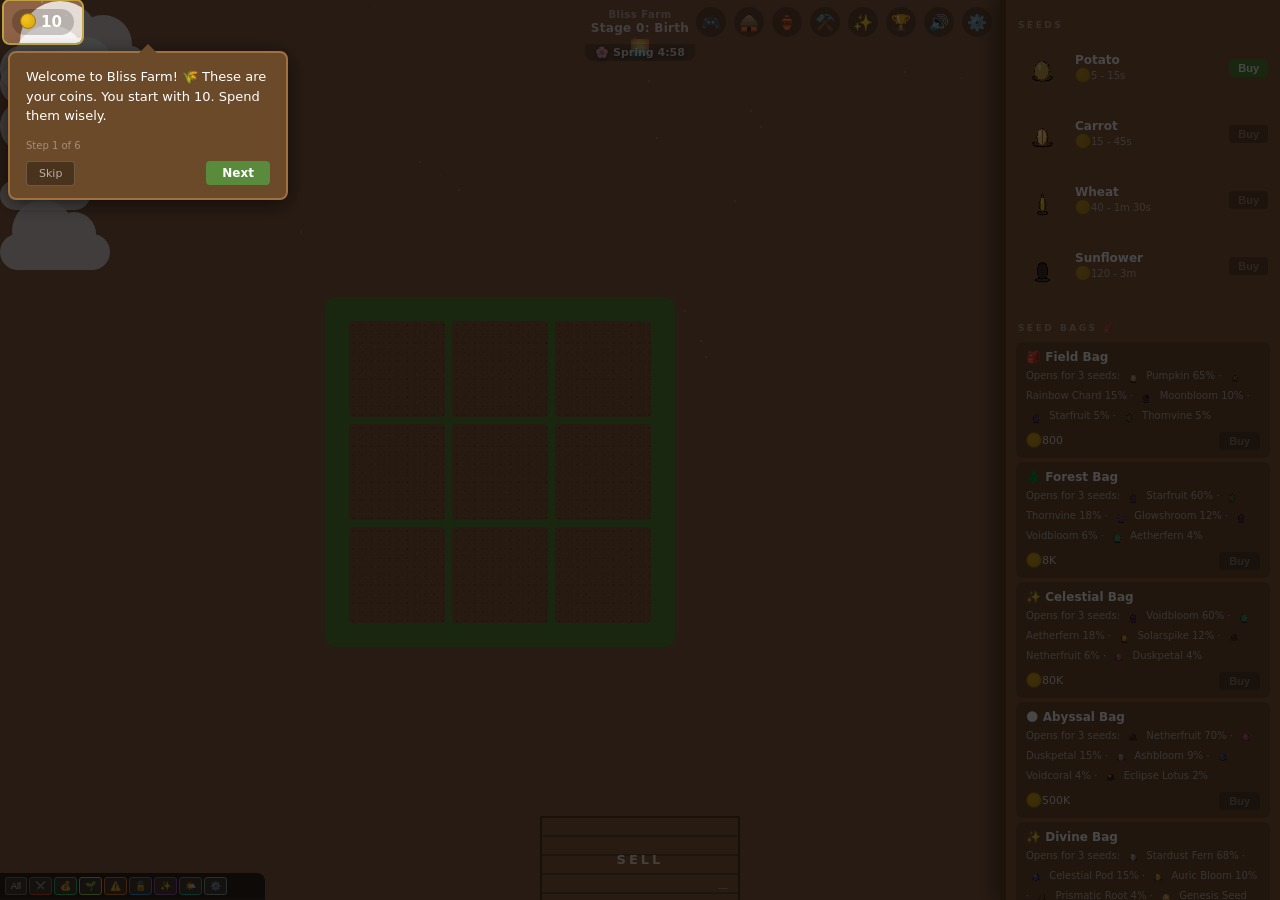
<file: index.html>
<!DOCTYPE html>
<html lang="en">
<head>
<meta charset="UTF-8">
<meta name="viewport" content="width=device-width, initial-scale=1.0, maximum-scale=1.0, user-scalable=no">
<title>Bliss Farm</title>
<link rel="icon" href="data:image/svg+xml,<svg xmlns='http://www.w3.org/2000/svg' viewBox='0 0 100 100'><text y='.9em' font-size='90'>🌾</text></svg>">
<link rel="stylesheet" href="css/base.css">
<link rel="stylesheet" href="css/effects.css">
<link rel="stylesheet" href="css/farm.css">
<link rel="stylesheet" href="css/ui.css">
</head>
<body>

<div id="s4-overlay"></div>
<div id="s5-overlay"></div>
<div id="aurora">
  <div class="aurora-band"></div>
  <div class="aurora-band"></div>
  <div class="aurora-band"></div>
  <div class="aurora-band"></div>
</div>
<div id="clouds">
  <div class="cloud cl1"></div><div class="cloud cl2"></div><div class="cloud cl3"></div>
  <div class="cloud cl4"></div><div class="cloud cl5"></div>
</div>

<div id="topbar">
  <div id="coins"><span class="coin"></span> <span id="coin-count">10</span></div>
  <span id="rep-display" style="display:none;font-size:12px;font-weight:700;color:#f0d080;margin-left:10px;vertical-align:middle"></span>
</div>
<div id="stage-display"></div><span id="tod-icon" style="position:fixed;top:38px;left:50%;transform:translateX(-50%);font-size:16px;pointer-events:none;z-index:10"></span>

<div id="topbar-right">
  <button id="mg-btn" class="topbar-btn" title="Minigames">🎮</button>
  <button id="tp-btn" class="topbar-btn" title="Trading Post">🛖</button>
  <button id="artifacts-btn" class="topbar-btn" title="Artifacts">🏺</button>
  <button id="crafting-btn" class="topbar-btn" title="Crafting">⚒️</button>
  <button id="prestige-btn" class="topbar-btn" title="Prestige">✨</button>
  <button id="ach-btn" class="topbar-btn" title="Achievements">🏆</button>
  <button id="mute-btn" class="topbar-btn" title="Toggle sound">🔊</button>
  <button id="settings-btn" class="topbar-btn" title="Settings">⚙️</button>
</div>
<div id="mg-backdrop"></div>
<div id="mg-modal">
  <div id="mg-modal-header">
    <span>🎮 Minigames</span>
    <button id="mg-close-btn">✕</button>
  </div>
  <div id="mg-modal-body"></div>
</div>
<div id="tp-backdrop"></div>
<div id="tp-modal">
  <div id="tp-modal-header">
    <span>🛖 Trading Post</span>
    <button id="tp-close-btn">✕</button>
  </div>
  <div id="tp-modal-body"></div>
</div>
<div id="artifacts-backdrop"></div>
<div id="artifacts-modal">
  <div id="artifacts-modal-header">
    <span>🏺 Artifacts</span>
    <button id="artifacts-close-btn">✕</button>
  </div>
  <div id="artifacts-modal-body"></div>
</div>
<div id="crafting-backdrop"></div>
<div id="crafting-modal">
  <div id="crafting-modal-header">
    <span>⚒️ Crafting</span>
    <button id="crafting-close-btn">✕</button>
  </div>
  <div id="crafting-modal-body">
    <div id="crafting-list"></div>
    <div id="crafting-modal-inv"></div>
  </div>
</div>
<div id="prestige-backdrop"></div>
<div id="prestige-modal">
  <div id="prestige-modal-header">
    <span>✨ Prestige</span>
    <button id="prestige-close-btn">✕</button>
  </div>
  <div id="prestige-modal-body">
    <div id="prestige-section"></div>
  </div>
</div>
<div id="ach-backdrop"></div>
<div id="ach-modal">
  <div id="ach-modal-header">
    <span>🏆 Achievements</span>
    <button id="ach-close-btn">✕</button>
  </div>
  <div id="ach-modal-body">
    <div id="achievements-list"></div>
  </div>
</div>
<div id="settings-backdrop"></div>
<div id="settings-panel">
  <h2>⚙️ Settings</h2>

  <div class="stg-section">
    <div class="stg-section-label">Game</div>
    <div class="stg-field">
      <label class="stg-field-label">Farm Name</label>
      <input id="farm-name-input" type="text" maxlength="24" class="stg-text-input" />
    </div>
    <label class="stg-row">
      <input type="checkbox" id="debug-mode-toggle" class="stg-check">
      <span>Debug Mode</span>
    </label>
  </div>

  <div class="stg-section">
    <div class="stg-section-label">Display</div>
    <label class="stg-row">
      <input type="checkbox" id="hide-bought-toggle" class="stg-check">
      <span>Hide purchased upgrades</span>
    </label>
    <label class="stg-row">
      <input type="checkbox" id="reduced-motion-toggle" class="stg-check">
      <span>Reduced Motion</span>
    </label>
    <label class="stg-row">
      <input type="checkbox" id="show-banners-toggle" class="stg-check">
      <span>Show Banners</span>
    </label>
  </div>

  <div class="stg-section">
    <div class="stg-section-label">Audio</div>
    <label class="stg-row">
      <input type="checkbox" id="mute-settings-toggle" class="stg-check">
      <span>Mute Sound</span>
    </label>
  </div>

  <div class="stg-section stg-section-last">
    <div class="stg-section-label">Data</div>
    <button id="reset-btn">Reset Data</button>
  </div>
</div>

<button id="panel-mobile-toggle" aria-label="Toggle panel">🌾</button>
<div id="panel-mobile-backdrop"></div>

<div id="panel">
  <div id="panel-resize-handle"></div>
  <div id="panel-content">
    <div class="panel-label">Seeds</div>
    <div id="seeds-list"></div>
    <div class="panel-divider"></div>
    <div class="panel-label">Seed Bags 🎒</div>
    <div id="bags-list"></div>
    <div class="panel-divider"></div>
    <div class="panel-label">Items</div>
    <div id="items-list"></div>
    <div class="panel-divider"></div>
    <div class="panel-label">Upgrades</div>
    <div id="upgrades-list"></div>
    <div class="panel-divider"></div>
    <div class="panel-label">Inventory</div>
    <div id="inv-grid"></div>
    <div class="panel-divider"></div>
    <div class="panel-label" id="ascension-label" style="display:none">🌌 Ascension Seeds</div>
    <div id="ascension-section" style="display:none"></div>
  </div>
</div>

<div id="game-area">
  <div id="grass"><div id="farm-grid"></div></div>
</div>

<div id="sell-box">
  <div id="sell-queue-row"></div>
  <div id="sell-center">SELL</div>
  <span id="sell-cd"></span>
</div>

<div id="crank-box">
  <div id="crank-label">⚙️ 1.00x</div>
  <svg id="crank-svg" viewBox="0 0 90 60" width="90" height="60" xmlns="http://www.w3.org/2000/svg">
    <defs>
      <radialGradient id="gearGrad" cx="38%" cy="33%" r="60%"><stop offset="0%" stop-color="#c8885a"/><stop offset="100%" stop-color="#6B4432"/></radialGradient>
      <radialGradient id="knobGrad" cx="35%" cy="30%" r="65%"><stop offset="0%" stop-color="#b07848"/><stop offset="100%" stop-color="#7B4E2A"/></radialGradient>
    </defs>
    <rect x="26" y="4" width="8" height="9" rx="2" fill="#7a4a28" transform="rotate(0   30 30)"/>
    <rect x="26" y="4" width="8" height="9" rx="2" fill="#7a4a28" transform="rotate(45  30 30)"/>
    <rect x="26" y="4" width="8" height="9" rx="2" fill="#7a4a28" transform="rotate(90  30 30)"/>
    <rect x="26" y="4" width="8" height="9" rx="2" fill="#7a4a28" transform="rotate(135 30 30)"/>
    <rect x="26" y="4" width="8" height="9" rx="2" fill="#7a4a28" transform="rotate(180 30 30)"/>
    <rect x="26" y="4" width="8" height="9" rx="2" fill="#7a4a28" transform="rotate(225 30 30)"/>
    <rect x="26" y="4" width="8" height="9" rx="2" fill="#7a4a28" transform="rotate(270 30 30)"/>
    <rect x="26" y="4" width="8" height="9" rx="2" fill="#7a4a28" transform="rotate(315 30 30)"/>
    <circle cx="30" cy="30" r="20" fill="url(#gearGrad)" stroke="#3d2010" stroke-width="2"/>
    <line x1="30" y1="13" x2="30" y2="47" stroke="rgba(0,0,0,.22)" stroke-width="2.5"/>
    <line x1="13" y1="30" x2="47" y2="30" stroke="rgba(0,0,0,.22)" stroke-width="2.5"/>
    <line x1="18" y1="18" x2="42" y2="42" stroke="rgba(0,0,0,.16)" stroke-width="2"/>
    <line x1="42" y1="18" x2="18" y2="42" stroke="rgba(0,0,0,.16)" stroke-width="2"/>
    <circle cx="30" cy="30" r="7" fill="#3d2010" stroke="#5a3d20" stroke-width="1.5"/>
    <circle cx="30" cy="30" r="3" fill="#6B4432"/>
    <rect x="50" y="26" width="22" height="8" rx="4" fill="#8B5E3C" stroke="#3d2010" stroke-width="2"/>
    <circle cx="74" cy="30" r="9" fill="url(#knobGrad)" stroke="#3d2010" stroke-width="2"/>
    <circle cx="71" cy="27" r="3" fill="rgba(255,255,255,.22)"/>
  </svg>
</div>

<div id="well">
  <svg viewBox="0 0 54 58" width="54" height="58" xmlns="http://www.w3.org/2000/svg" style="cursor:pointer">
    <ellipse cx="27" cy="49" rx="22" ry="6" fill="#6a6a6a"/>
    <rect x="5" y="30" width="44" height="19" fill="#888"/>
    <ellipse cx="27" cy="30" rx="22" ry="6" fill="#b8b8b8"/>
    <ellipse id="well-water" cx="27" cy="30" rx="15" ry="4" fill="#3A8FD4" opacity=".9"/>
    <rect x="9"  y="11" width="5" height="23" rx="2" fill="#8B6343" stroke="#5a3d20" stroke-width="1"/>
    <rect x="40" y="11" width="5" height="23" rx="2" fill="#8B6343" stroke="#5a3d20" stroke-width="1"/>
    <rect x="5"  y="8"  width="44" height="5" rx="2" fill="#6B4432"/>
    <polygon points="27,0 3,10 51,10" fill="#8B5E3C"/>
    <polygon points="27,1 4,10 50,10" fill="#7a5030" opacity=".4"/>
  </svg>
  <div id="well-label">💧 Full</div>
</div>

<div id="log-panel"><div id="log-inner"></div></div>
<div id="mode-ind"></div>
<div id="tile-menu"></div>
<div id="ghost"></div>
<div id="tooltip-box"></div>

<script src="js/data.js"></script>
<script src="js/state.js"></script>
<script src="js/save.js"></script>
<script src="js/upgrades.js"></script>
<script src="js/crafting.js"></script>
<script src="js/artifacts.js"></script>
<script src="js/engine.js"></script>
<script src="js/achievements.js"></script>
<script src="js/render/log.js"></script>
<script src="js/events/sellTick.js"></script>
<script src="js/events/crowHawk.js"></script>
<script src="js/events/mole.js"></script>
<script src="js/events/blight.js"></script>
<script src="js/events/fungal.js"></script>
<script src="js/events/weeds.js"></script>
<script src="js/events/stage4.js"></script>
<script src="js/events/stage5.js"></script>
<script src="js/events/index.js"></script>
<script src="js/drag.js"></script>
<script src="js/audio.js"></script>
<script src="js/particles.js"></script>
<script src="js/render/hud.js"></script>
<script src="js/render/farm.js"></script>
<script src="js/render/seeds.js"></script>
<script src="js/render/crafting.js"></script>
<script src="js/render/inventory.js"></script>
<script src="js/render/items.js"></script>
<script src="js/render/upgrades.js"></script>
<script src="js/render/panel.js"></script>
<script src="js/render/artifacts.js"></script>
<script src="js/render/sellbox.js"></script>
<script src="js/render/environment.js"></script>
<script src="js/prestige.js"></script>
<script src="js/debug.js"></script>
<script src="js/seasons.js"></script>
<script src="js/tooltip.js"></script>
<script src="js/minigames.js"></script>
<script src="js/tradingPost.js"></script>
<script src="js/tutorial.js"></script>
<script src="js/main.js"></script>

<div id="name-overlay" style="display:none;position:fixed;inset:0;z-index:9000;align-items:center;justify-content:center;background:rgba(0,0,0,.72)">
  <div style="background:#6b4a2a;border:2px solid #a07040;border-radius:12px;padding:36px 36px 28px;text-align:center;max-width:340px;width:90%;box-shadow:0 12px 40px rgba(0,0,0,.6)">
    <div style="font-size:2.5rem;margin-bottom:10px">🌾</div>
    <div style="font-size:18px;font-weight:700;color:#f0d080;margin-bottom:6px">Welcome to Bliss Farm</div>
    <div style="font-size:13px;color:rgba(255,255,255,.6);margin-bottom:22px">Give your farm a name to begin.</div>
    <input id="name-overlay-input" type="text" maxlength="24" value="Bliss Farm"
      style="width:100%;background:rgba(0,0,0,.35);border:1px solid rgba(255,255,255,.22);border-radius:7px;color:#fff;font-size:16px;font-weight:700;padding:10px 12px;margin-bottom:16px;text-align:center;outline:none;letter-spacing:.5px" />
    <button id="name-overlay-btn"
      style="width:100%;background:#5A8A3C;color:#fff;border:none;border-radius:7px;padding:12px 0;font-size:15px;font-weight:700;cursor:pointer;transition:background .15s">Begin</button>
  </div>
</div>
</body>
</html>
</file>
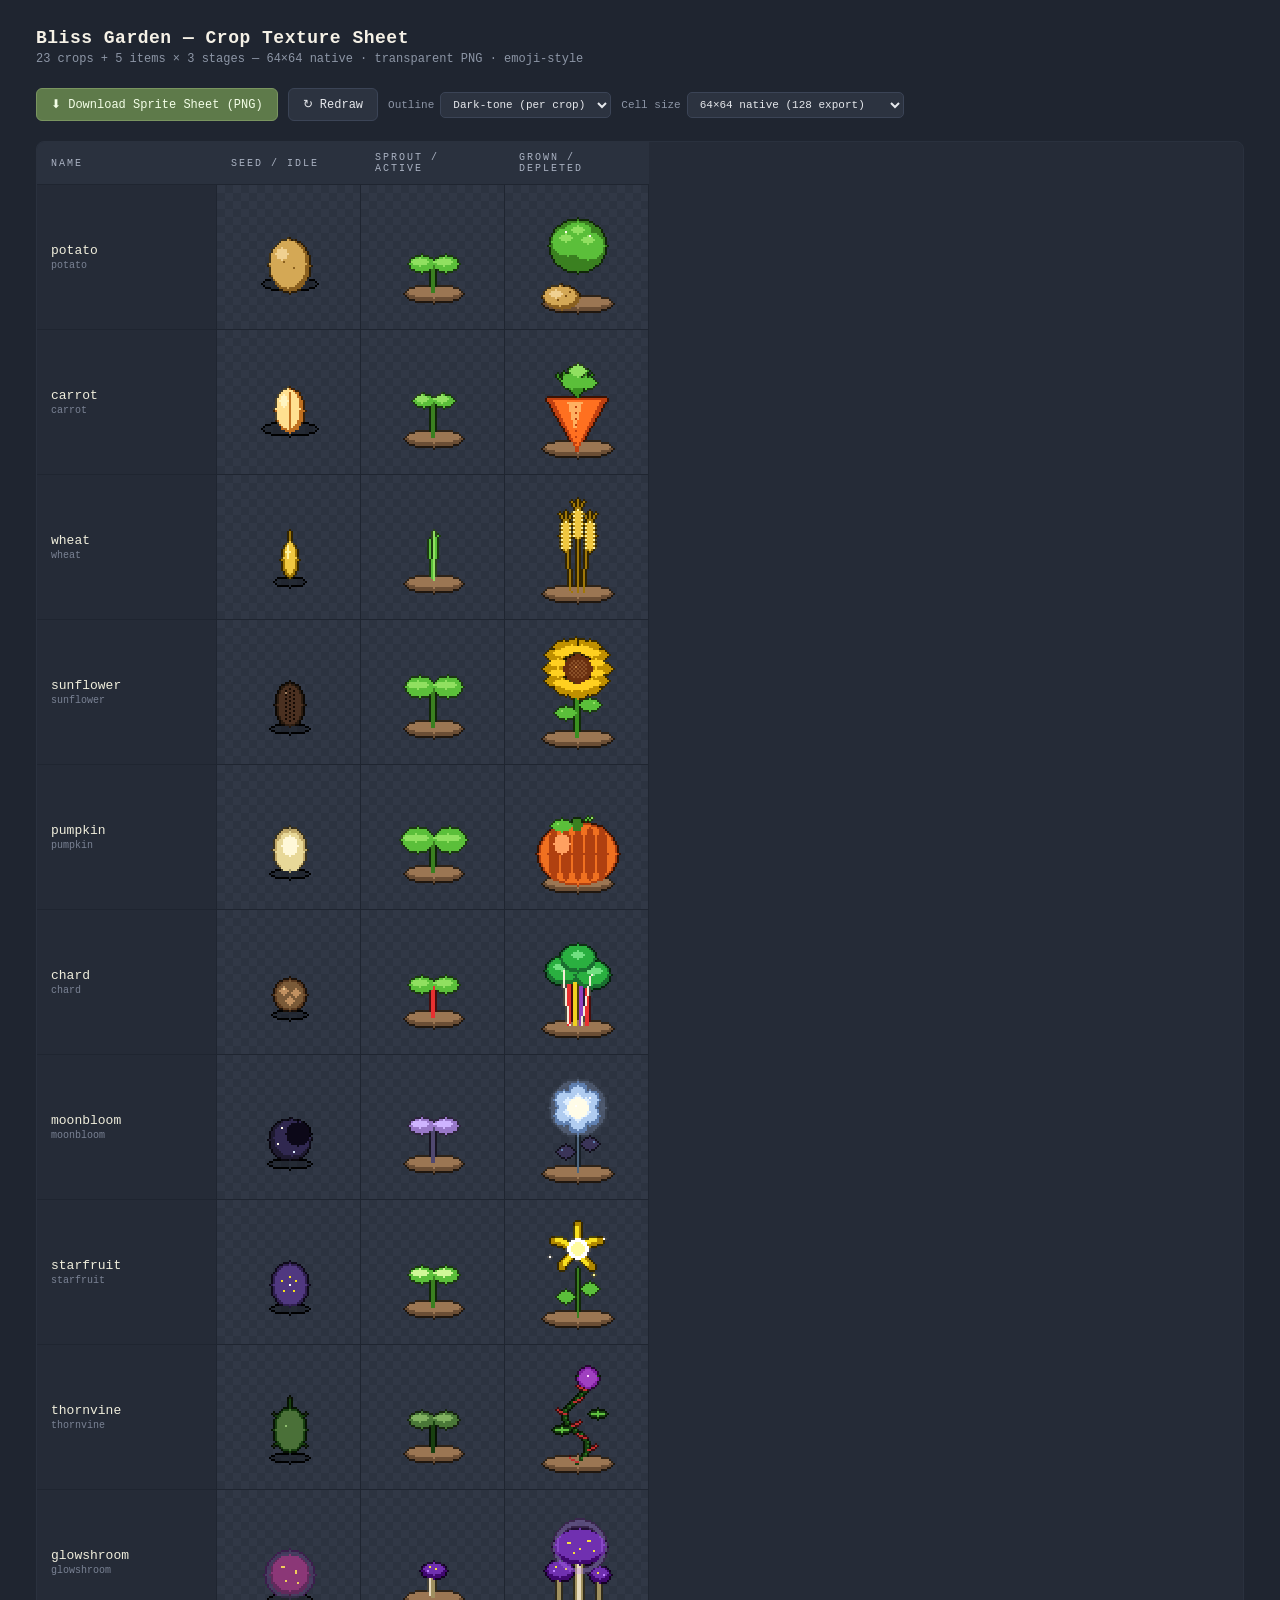
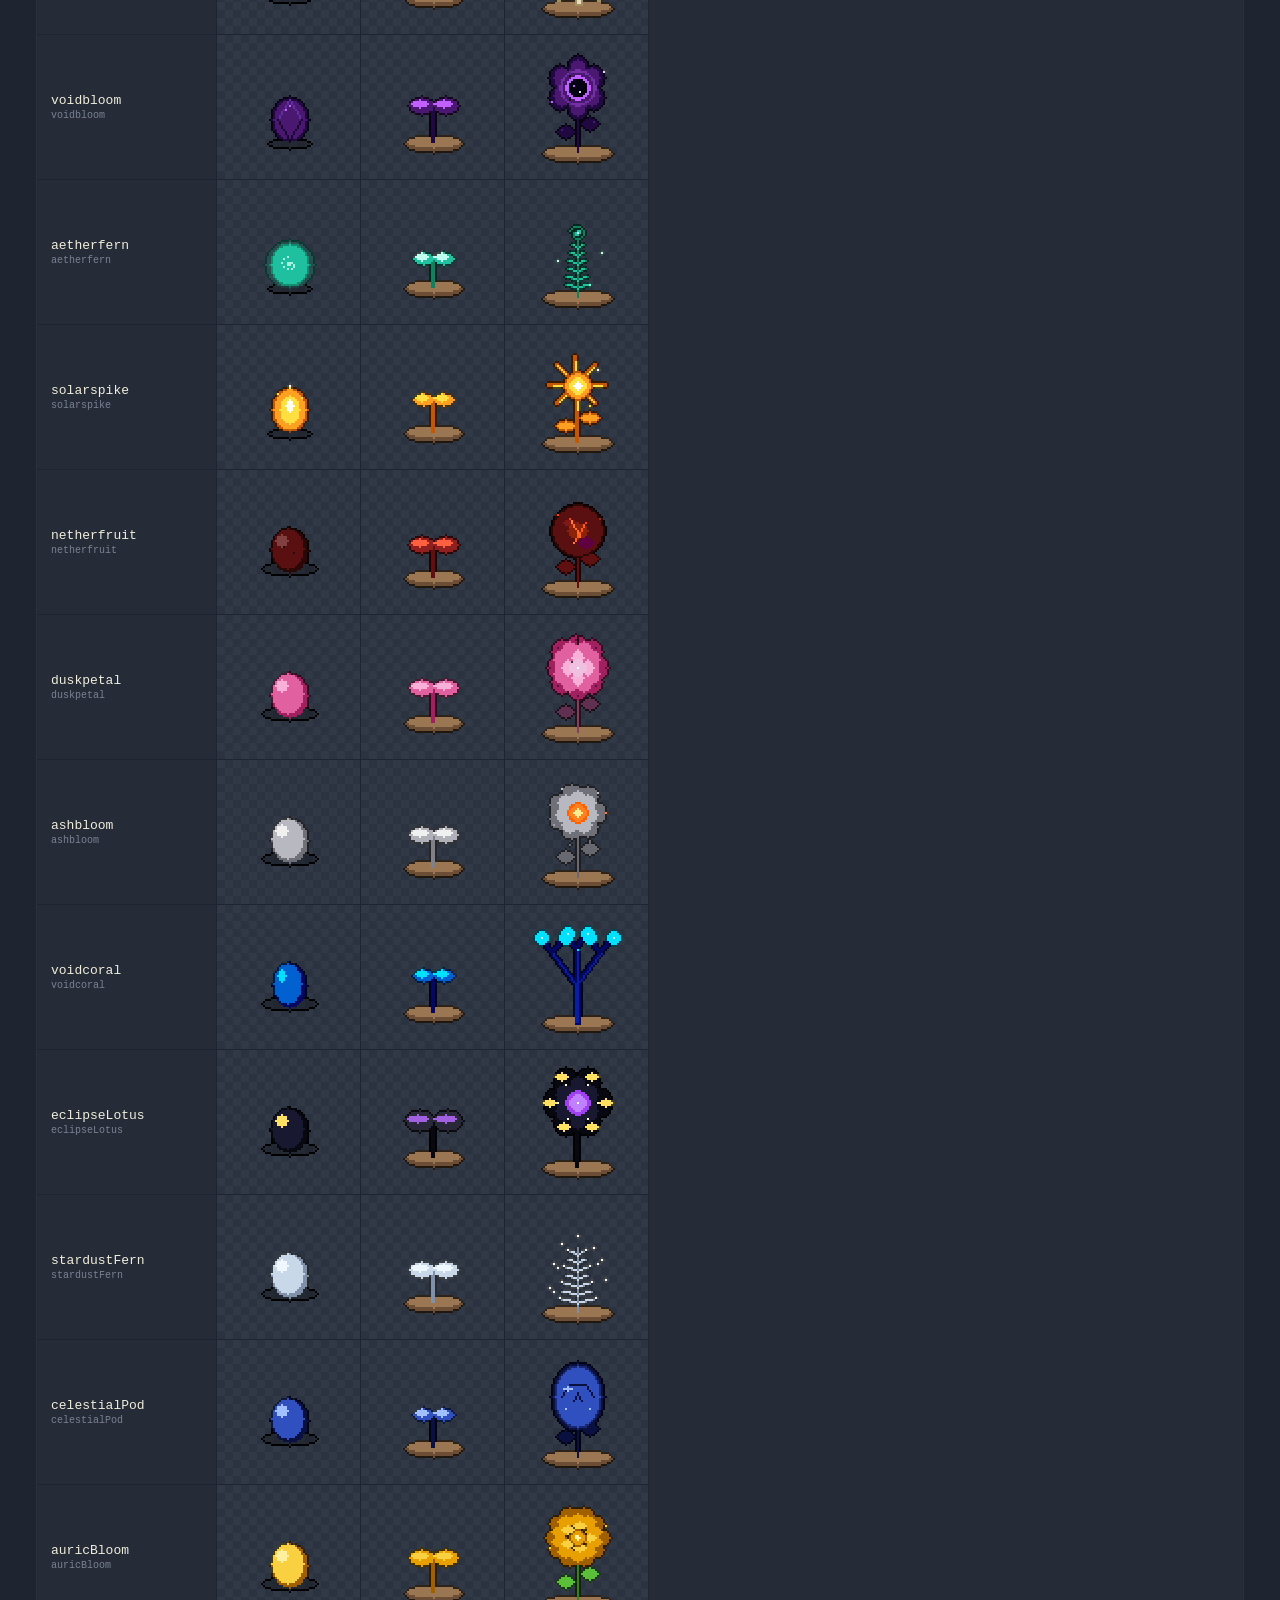
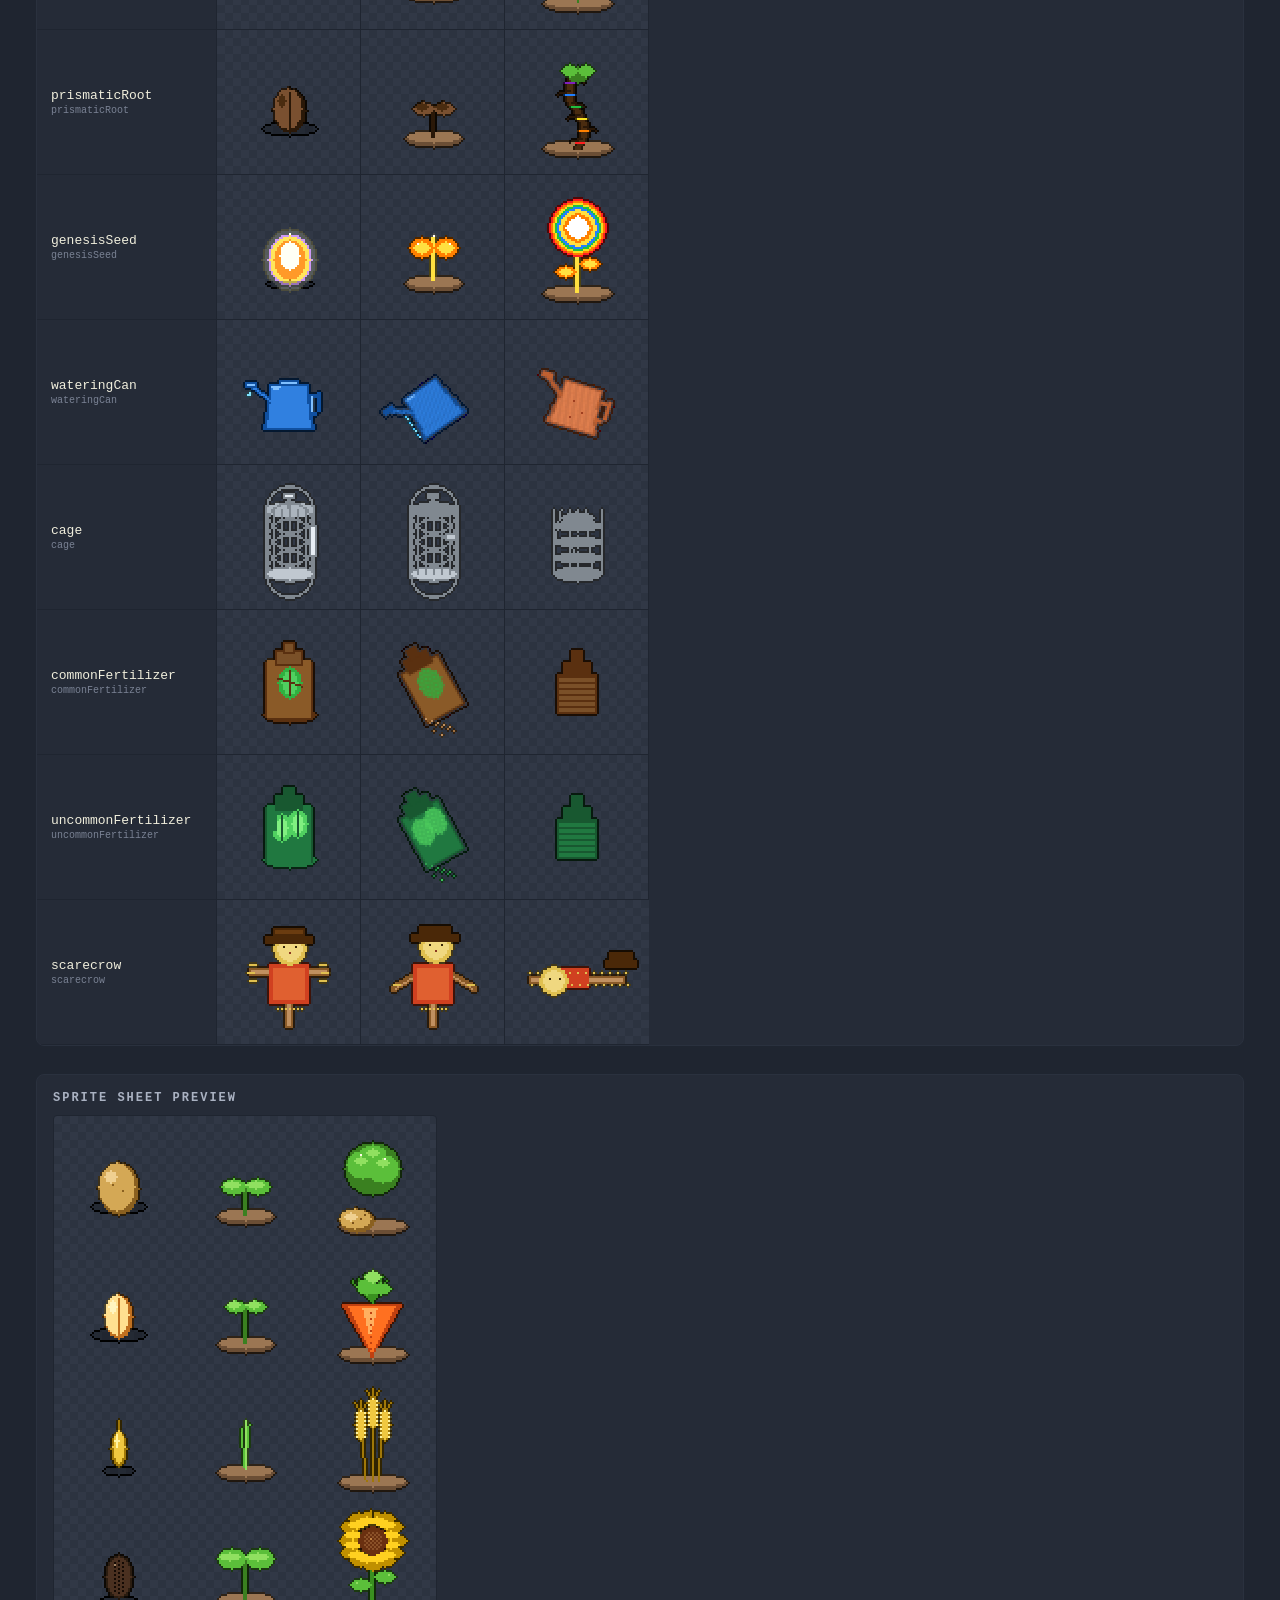
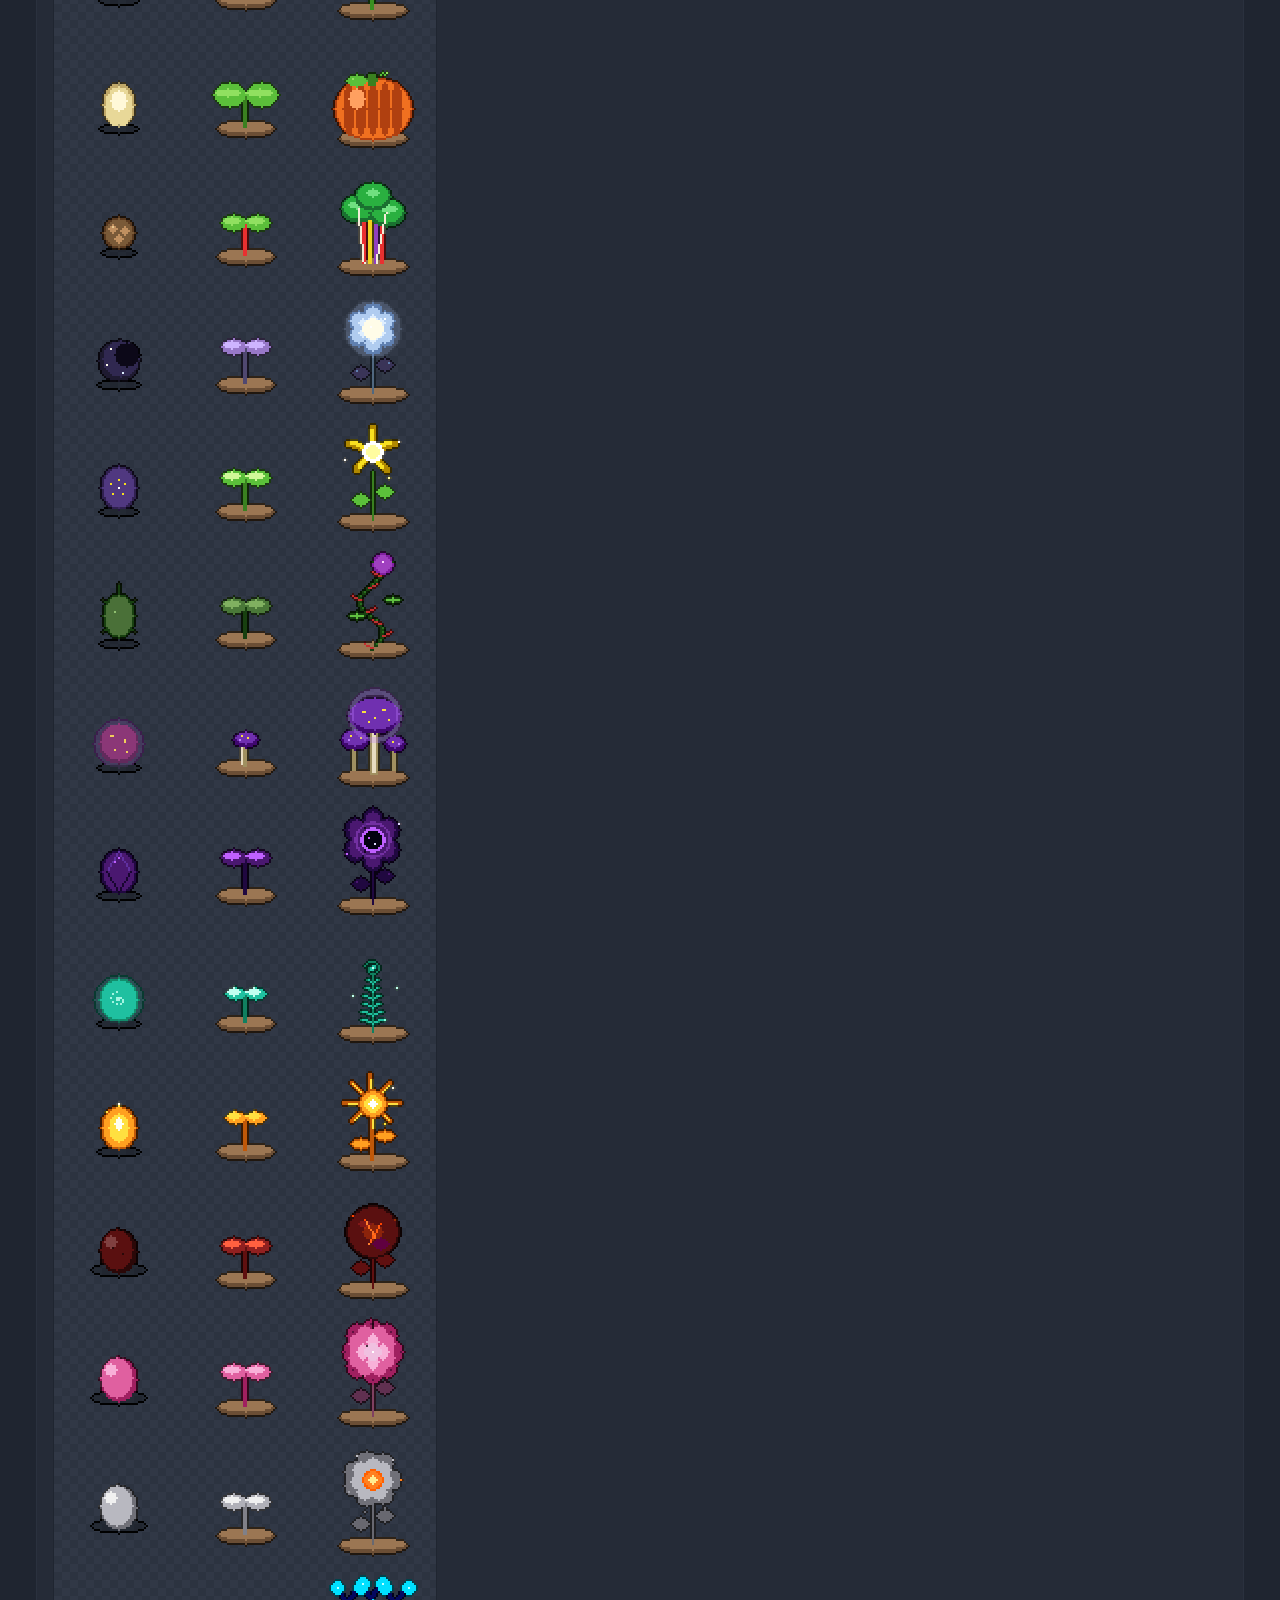
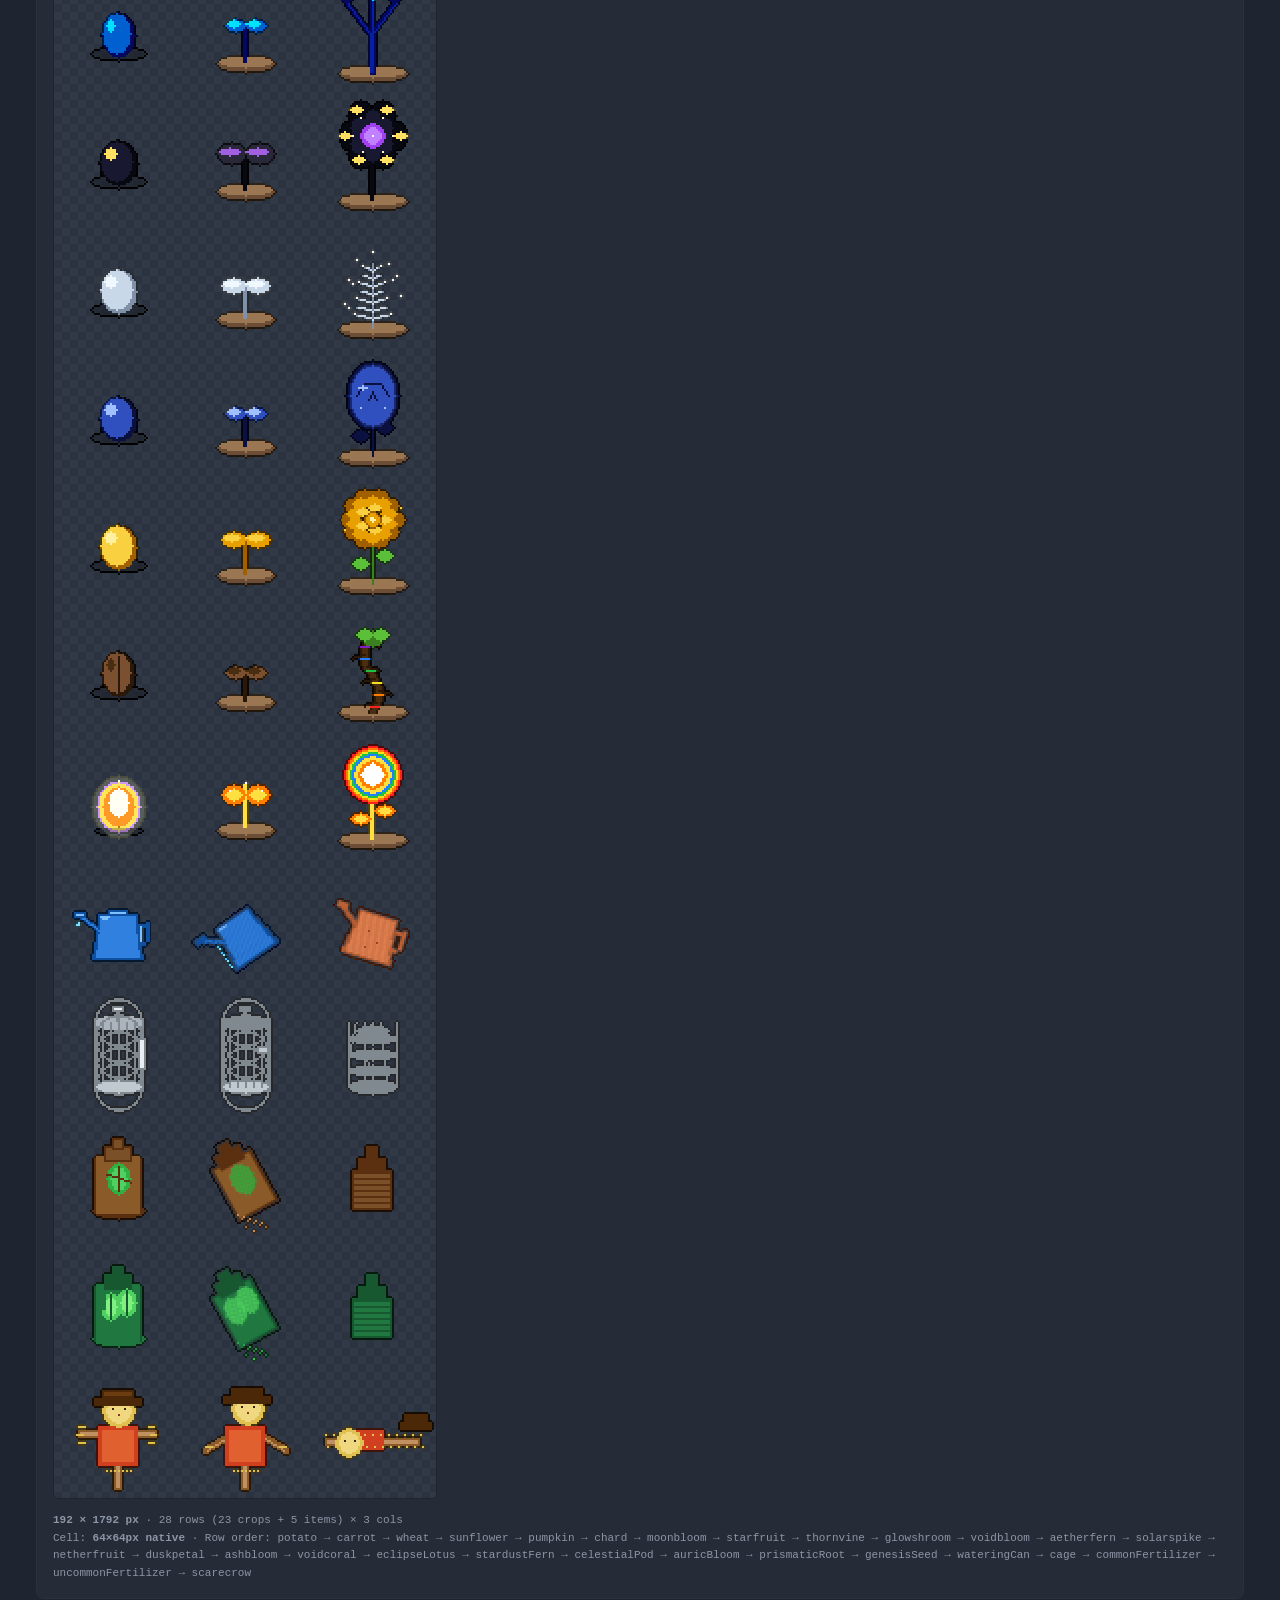
<file: Crop Sprite Sheet.html>
<!DOCTYPE html>
<html lang="en">
<head>
<meta charset="UTF-8">
<title>Bliss Garden — Crop Sprite Sheet</title>
<style>
  * { box-sizing: border-box; margin: 0; padding: 0; }
  html, body { width: 100%; min-height: 100%; background: #1f2530; color: #e6e8ec; font-family: ui-monospace, "SF Mono", Menlo, Consolas, monospace; }
  body { padding: 28px 36px 80px; }
  h1 { font-size: 18px; font-weight: 600; letter-spacing: 0.5px; margin-bottom: 4px; color: #f5f1e6; }
  .sub { font-size: 12px; color: #8d96a6; margin-bottom: 22px; }
  .toolbar { display:flex; flex-wrap:wrap; gap:10px; align-items:center; margin-bottom:20px; }
  .toolbar button { background:#2c3340; color:#e6e8ec; border:1px solid #3b4456; border-radius:6px; padding:8px 14px; font:inherit; font-size:12px; cursor:pointer; }
  .toolbar button:hover { background:#353d4d; border-color:#5a6478; }
  .toolbar button.primary { background:#5e7a4a; border-color:#7a9560; color:#f4ffe8; }
  .toolbar button.primary:hover { background:#6e8c58; }
  .toolbar label { font-size:11px; color:#8d96a6; display:flex; align-items:center; gap:6px; }
  .toolbar select { background:#2c3340; color:#e6e8ec; border:1px solid #3b4456; border-radius:5px; padding:5px 8px; font:inherit; font-size:11px; }

  /* Grid of sprites */
  #grid { display:grid; grid-template-columns: 180px repeat(3, 144px); gap:0; border:1px solid #2a313e; border-radius:8px; overflow:hidden; background:#252b37; }
  .hdr { background:#2a313e; color:#aab2c2; font-size:10px; letter-spacing:2px; text-transform:uppercase; padding:10px 14px; border-bottom:1px solid #1f2530; display:flex; align-items:center; }
  .hdr.row { font-size:12px; letter-spacing:0.6px; text-transform:none; color:#d3d7de; }
  .cell { padding:8px; border-bottom:1px solid #1f2530; border-right:1px solid #1f2530; display:flex; align-items:center; justify-content:center; background:
    repeating-conic-gradient(#2c3340 0 25%, #313846 0 50%) 0 0/16px 16px; }
  .cell:last-child { border-right:none; }
  .row-name { padding:0 14px; border-bottom:1px solid #1f2530; border-right:1px solid #1f2530; display:flex; flex-direction:column; justify-content:center; gap:2px; background:#252b37; }
  .row-name .nm { font-size:13px; color:#f0eedc; }
  .row-name .id { font-size:10px; color:#7a8294; }
  canvas.sprite { width:128px; height:128px; image-rendering: pixelated; image-rendering: crisp-edges; display:block; }

  /* Sheet preview */
  .sheet-wrap { margin-top:28px; padding:16px; background:#252b37; border:1px solid #2a313e; border-radius:8px; }
  .sheet-wrap h2 { font-size:12px; letter-spacing:2px; text-transform:uppercase; color:#aab2c2; margin-bottom:10px; }
  #sheet { background: repeating-conic-gradient(#2c3340 0 25%, #313846 0 50%) 0 0/16px 16px; image-rendering: pixelated; max-width:100%; height:auto; border:1px solid #1f2530; border-radius:4px; }
  .sheet-info { font-size:11px; color:#8d96a6; margin-top:8px; line-height:1.6; }
</style>
</head>
<body>

<h1>Bliss Garden — Crop Texture Sheet</h1>
<div class="sub">23 crops + 5 items × 3 stages — 64×64 native · transparent PNG · emoji-style</div>

<div class="toolbar">
  <button class="primary" id="btn-sheet">⬇ Download Sprite Sheet (PNG)</button>
  <button id="btn-redraw">↻ Redraw</button>
  <label>Outline
    <select id="opt-outline">
      <option value="tone" selected>Dark-tone (per crop)</option>
      <option value="black">Hard black</option>
      <option value="none">None</option>
    </select>
  </label>
  <label>Cell size
    <select id="opt-cellsize">
      <option value="64" selected>64×64 native (128 export)</option>
      <option value="128">128×128 native (no upscale)</option>
    </select>
  </label>
</div>

<div id="grid"></div>

<div class="sheet-wrap">
  <h2>Sprite Sheet Preview</h2>
  <canvas id="sheet"></canvas>
  <div class="sheet-info" id="sheet-info"></div>
</div>

<script src="sprites.js"></script>

</body>
</html>
</file>
<file: css/base.css>
* { box-sizing: border-box; margin: 0; padding: 0; }

body {
  width: 100vw; height: 100vh;
  overflow: hidden;
  background: #87CEEB;
  font-family: system-ui, sans-serif;
  user-select: none; -webkit-user-select: none;
  touch-action: manipulation;
}

#game-area {
  position: fixed; top: 44px; left: 0; right: 280px; bottom: 0;
  display: flex; align-items: center; justify-content: center;
  z-index: 10;
}

#grass {
  background: #5A8A3C; border-radius: 10px; padding: 22px;
  position: relative; z-index: 2;
}

/* ── Mobile panel toggle button ── */
#panel-mobile-toggle {
  display: none;
  position: fixed; bottom: 0; left: 50%; transform: translateX(-50%);
  z-index: 650;
  background: #8B5E3C; border: 2px solid #5a3d20; border-bottom: none;
  border-radius: 12px 12px 0 0;
  width: 80px; height: 36px;
  align-items: center; justify-content: center;
  cursor: pointer; color: #fff; font-size: 18px;
  touch-action: manipulation;
}

/* ── Mobile backdrop ── */
#panel-mobile-backdrop {
  display: none;
  position: fixed; inset: 0; z-index: 590;
  background: rgba(0,0,0,.4);
}
#panel-mobile-backdrop.mobile-backdrop-visible { display: block; }

/* ══════════════════════════════
   MOBILE LAYOUT (@media ≤ 768px)
   ══════════════════════════════ */
@media (max-width: 768px) {

  #game-area {
    right: 0;
    bottom: 44px; /* above panel toggle */
  }

  #panel-mobile-toggle { display: flex; }

  /* ── Panel becomes a bottom sheet ── */
  #panel {
    position: fixed;
    left: 0; right: 0; bottom: 0; top: auto;
    width: 100% !important;
    height: 72vh;
    max-height: calc(100vh - 60px);
    border-radius: 16px 16px 0 0;
    transform: translateY(100%);
    transition: transform 0.3s cubic-bezier(.32,.72,0,1);
    z-index: 600;
    box-shadow: 0 -8px 32px rgba(0,0,0,.5);
  }

  #panel.mobile-open {
    transform: translateY(0);
  }

  /* Hide the desktop resize handle on mobile */
  #panel-resize-handle { display: none; }

  /* Sell box: sits above the panel toggle */
  #sell-box {
    bottom: 44px;
    left: 50% !important;
    transform: translateX(-50%) !important;
    max-width: 90vw;
  }

  /* Crank box: position above sell box */
  #crank-box { bottom: 44px; }

  /* Well: stays bottom-right, above toggle */
  #well { bottom: 52px; right: 12px; }

  /* Log panel: hidden on mobile by default */
  #log-panel { display: none; }

  /* Top bar right buttons: flush to screen edge since no panel */
  #topbar-right { right: 8px; }
}
</file>
<file: css/effects.css>
/* ── CLOUDS ── */
#clouds { position: fixed; inset: 0; pointer-events: none; z-index: 1; overflow: hidden; }
.cloud { position: absolute; background: #fff; border-radius: 60px; opacity: .78; animation: cloudDrift linear infinite; }
.cloud::before, .cloud::after { content: ''; position: absolute; background: #fff; border-radius: 50%; }
.cl1 { width: 130px; height: 42px; top: 7%;  animation-duration: 88s;  animation-delay: -22s; }
.cl1::before { width: 72px; height: 72px; top: -38px; left: 14px; }
.cl1::after  { width: 52px; height: 52px; top: -26px; left: 60px; }
.cl2 { width: 90px;  height: 30px; top: 20%; animation-duration: 130s; animation-delay: -70s; }
.cl2::before { width: 52px; height: 52px; top: -28px; left: 10px; }
.cl2::after  { width: 36px; height: 36px; top: -18px; left: 44px; }
.cl3 { width: 170px; height: 54px; top: 11%; animation-duration: 105s; animation-delay: -45s; }
.cl3::before { width: 88px; height: 88px; top: -50px; left: 24px; }
.cl3::after  { width: 66px; height: 66px; top: -36px; left: 84px; }
.cl4 { width: 110px; height: 36px; top: 26%; animation-duration: 75s;  animation-delay: -58s; }
.cl4::before { width: 62px; height: 62px; top: -34px; left: 12px; }
.cl4::after  { width: 44px; height: 44px; top: -22px; left: 52px; }
.cl5 { width: 150px; height: 48px; top: 5%;  animation-duration: 155s; animation-delay: -105s; }
.cl5::before { width: 80px; height: 80px; top: -44px; left: 20px; }
.cl5::after  { width: 58px; height: 58px; top: -30px; left: 74px; }
@keyframes cloudDrift { from { transform: translateX(-280px); } to { transform: translateX(calc(100vw + 280px)); } }

/* ── WORLD BANNER ── */
.world-banner {
  position: fixed; top: 44px; left: 0; right: var(--pw); z-index: 290;
  pointer-events: none; background: rgba(0,0,0,0.72); color: #fff;
  font-size: 14px; font-weight: 700; text-align: center; padding: 8px 16px;
  animation: bannerFade 4s forwards;
}
@keyframes bannerFade {
  0%   { opacity: 0; transform: translateY(-10px); }
  12%  { opacity: 1; transform: translateY(0); }
  75%  { opacity: 1; }
  100% { opacity: 0; }
}

/* ── HARVEST POP ── */
.harvest-pop {
  position: fixed; pointer-events: none; z-index: 9000;
  animation: harvestPopAnim 150ms ease-out forwards;
}
@keyframes harvestPopAnim {
  0%   { transform: translate(-50%,-50%) scale(1);   opacity: 1; }
  55%  { transform: translate(-50%,-50%) scale(1.4); opacity: 1; }
  100% { transform: translate(-50%,-50%) scale(0);   opacity: 0; }
}

/* ── FLOAT POP ── */
.fpop {
  position: fixed; pointer-events: none; z-index: 9999;
  font-size: 15px; font-weight: 700; color: #FFD700;
  text-shadow: 0 1px 4px rgba(0,0,0,.45);
  animation: floatUp 1.2s ease forwards;
  transform: translateX(-50%); white-space: nowrap;
}
@keyframes floatUp {
  0%   { opacity: 1; transform: translateX(-50%) translateY(0); }
  100% { opacity: 0; transform: translateX(-50%) translateY(-52px); }
}

/* ── SEASONAL PARTICLES ── */
@keyframes leafFall {
  0%   { transform: translateY(-30px) rotate(0deg);   opacity: 0; }
  8%   { opacity: 0.85; }
  90%  { opacity: 0.7; }
  100% { transform: translateY(105vh) rotate(540deg); opacity: 0; }
}
.season-leaf {
  position: absolute; top: -30px; pointer-events: none;
  font-size: 15px; animation: leafFall linear infinite;
}

@keyframes snowFall {
  0%   { transform: translateY(-20px) translateX(0);         opacity: 0; }
  10%  { opacity: 0.8; }
  50%  { transform: translateY(50vh)  translateX(12px); }
  90%  { opacity: 0.6; }
  100% { transform: translateY(105vh) translateX(-8px);      opacity: 0; }
}
.season-snow {
  position: absolute; top: -20px; pointer-events: none;
  font-size: 12px; opacity: 0.75; animation: snowFall linear infinite;
}

@keyframes petalFall {
  0%   { transform: translateY(-20px) rotate(0deg)   translateX(0);   opacity: 0; }
  8%   { opacity: 0.8; }
  50%  { transform: translateY(50vh)  rotate(180deg) translateX(15px); }
  90%  { opacity: 0.6; }
  100% { transform: translateY(105vh) rotate(360deg) translateX(-5px); opacity: 0; }
}
.season-petal {
  position: absolute; top: -20px; pointer-events: none;
  font-size: 13px; animation: petalFall linear infinite;
}

/* ── RAIN DROPS ── */
@keyframes rainDrop {
  0%   { transform: translateY(-10px); opacity: 0; }
  5%   { opacity: 0.7; }
  95%  { opacity: 0.6; }
  100% { transform: translateY(105vh); opacity: 0; }
}
.rain-drop {
  position: absolute; top: 0; width: 1.5px; height: 14px;
  background: linear-gradient(to bottom, transparent, rgba(140,180,255,.75));
  border-radius: 1px; pointer-events: none;
  animation: rainDrop linear infinite;
}

/* ── CROW ── */
.crow-anim { position: fixed; font-size: 30px; z-index: 9990; pointer-events: none; animation: crowFly 3s linear forwards; left: -60px; }
@keyframes crowFly { from { left: -60px; } to { left: calc(100vw + 60px); } }

/* ── HAWK ── */
.hawk-anim { position: fixed; font-size: 28px; z-index: 9990; pointer-events: none; animation: hawkFly 2s linear forwards; left: -60px; }
@keyframes hawkFly { from { left: -60px; } to { left: calc(100vw + 60px); } }

/* ── LOCUST SWARM ── */
.locust-anim { position: fixed; font-size: 20px; z-index: 9990; pointer-events: none; animation: locustFly 5s linear forwards; left: -40px; }
@keyframes locustFly { from { left: -40px; } to { left: calc(100vw + 40px); } }

/* ── STAGE 4 AMBER OVERLAY ── */
#s4-overlay {
  position: fixed; inset: 0; pointer-events: none; z-index: 2;
  background: rgba(200,120,0,1); opacity: 0; transition: opacity 2s;
}

/* ── STAGE 5 COSMIC OVERLAY ── */
#s5-overlay {
  position: fixed; inset: 0; pointer-events: none; z-index: 3;
  background: linear-gradient(180deg, rgba(50,0,100,.95) 0%, rgba(10,0,50,.90) 100%);
  opacity: 0; transition: opacity 3s;
}

/* ── AURORA ── */
#aurora {
  position: fixed; inset: 0; pointer-events: none; z-index: 4;
  overflow: hidden; opacity: 0; transition: opacity 3s;
}
.aurora-band {
  position: absolute; left: -20%; width: 140%; border-radius: 60%;
  filter: blur(12px);
  animation: auroraDrift 14s ease-in-out infinite alternate;
}
.aurora-band:nth-child(1) { height:55px; background:rgba(0,255,140,.40); top: 6%;  animation-duration:13s; }
.aurora-band:nth-child(2) { height:45px; background:rgba(130,0,255,.35); top:17%;  animation-duration:17s; animation-delay:-6s; }
.aurora-band:nth-child(3) { height:38px; background:rgba(0,210,255,.28); top:27%;  animation-duration:21s; animation-delay:-11s; }
.aurora-band:nth-child(4) { height:30px; background:rgba(255,60,180,.25); top:36%; animation-duration:19s; animation-delay:-4s; }
@keyframes auroraDrift {
  from { transform: translateX(-18%) skewY(-2deg) scaleY(1.0); }
  to   { transform: translateX(18%)  skewY(2deg)  scaleY(1.5); }
}

/* ── ACID RAIN ── */
.acid-rain-cloud {
  position: fixed; top: 0; left: -40%; width: 60%; height: 100%;
  pointer-events: none; z-index: 9985;
  animation: acidRainSweep 4s ease-in-out forwards;
  background: radial-gradient(ellipse at 50% 40%, rgba(40,80,20,.72) 0%, rgba(20,50,10,.38) 55%, transparent 100%);
}
@keyframes acidRainSweep {
  0%   { left: -60%; opacity: 0; }
  15%  { opacity: 1; }
  75%  { opacity: .85; }
  100% { left: 110%; opacity: 0; }
}

/* ── REALITY STORM ── */
.reality-storm-cloud {
  position: fixed; top: 0; left: -10%; width: 120%; height: 100%;
  pointer-events: none; z-index: 9985;
  animation: realityStormSweep 5s ease-in-out forwards;
  background: radial-gradient(ellipse at 50% 40%, rgba(80,0,160,.80) 0%, rgba(40,0,100,.55) 40%, rgba(20,0,60,.30) 70%, transparent 100%);
}
@keyframes realityStormSweep {
  0%   { opacity: 0; transform: scale(0.8); }
  20%  { opacity: 1; transform: scale(1.1); }
  75%  { opacity: .85; transform: scale(1.05); }
  100% { opacity: 0; transform: scale(1.3); }
}
@keyframes stormStarFade {
  0%   { opacity: 1; transform: scale(1) rotate(0deg); }
  100% { opacity: 0; transform: scale(2.5) rotate(180deg); }
}

/* ── COSMIC CROW ── */
.cosmic-crow-anim { position: fixed; font-size: 38px; z-index: 9992; pointer-events: none; animation: cosmicCrowFly 2.2s linear forwards; left: -60px; }
@keyframes cosmicCrowFly { from { left: -60px; } to { left: calc(100vw + 60px); } }

/* ── BLIGHT STORM ── */
.blight-cloud {
  position: fixed; top: 0; left: -40%; width: 60%; height: 100%;
  pointer-events: none; z-index: 9985;
  animation: blightSweep 3s ease-in-out forwards;
  background: radial-gradient(ellipse at 50% 40%, rgba(40,20,60,.72) 0%, rgba(20,10,40,.38) 55%, transparent 100%);
}
@keyframes blightSweep {
  0%   { left: -60%; opacity: 0; }
  15%  { opacity: 1; }
  75%  { opacity: .85; }
  100% { left: 110%; opacity: 0; }
}

/* ── REDUCED MOTION ── */
body.reduced-motion * { animation: none !important; transition: none !important; }
</file>
<file: css/farm.css>
/* ── GRID ── */
#farm-grid { display: grid; grid-template-columns: repeat(3,100px); gap: 3px; }

/* ── TILE BASE ── */
.tile {
  width: 100px; height: 100px;
  background-color: #8B5E3C;
  background-image:
    radial-gradient(rgba(0,0,0,.13) 1px, transparent 1px),
    radial-gradient(rgba(255,255,255,.06) 1px, transparent 1px),
    radial-gradient(rgba(0,0,0,.07) 1px, transparent 1px);
  background-size: 9px 9px, 14px 14px, 6px 6px;
  background-position: 0 0, 5px 5px, 2px 7px;
  border: 2px solid #5A8A3C; border-radius: 6px;
  position: relative; display: flex; flex-direction: column;
  align-items: center; justify-content: center; cursor: default;
}

/* ── TILE ANIMATIONS ── */
.tile.ready { animation: tileReadyPulse 0.8s ease-in-out infinite; }
.tile.ready .t-icon { animation: cropReadyBounce 0.5s ease-in-out alternate infinite; }
.tile:not(.ready) .t-icon { animation: cropGrowSway 2s ease-in-out alternate infinite; }

@keyframes tileReadyPulse {
  0%,100% { border-color: rgba(90,138,60,0.6); box-shadow: none; }
  50%      { border-color: rgba(127,209,96,1);  box-shadow: 0 0 8px rgba(127,209,96,.5); }
}
@keyframes cropReadyBounce { from { transform: translateY(0); } to { transform: translateY(-6px); } }
@keyframes cropGrowSway    { from { transform: rotate(-3deg); } to { transform: rotate(3deg); } }

/* ── TILE STATES ── */
.tile.drop-hi          { background-color: #a07040; }
.tile.tile-watered     { border-color: #4A9FD4; }
.tile.tile-caged       { box-shadow: inset 0 0 0 2px rgba(160,160,200,.55); }
.tile.tile-drowned     { filter: brightness(0.65); }
.tile.tile-weed        { background-color: #3a6a20; cursor: pointer; }
.tile.tile-weed:hover  { background-color: #4a7a28; }
.tile.tile-thorned     { background-color: #2a5a10; cursor: pointer; }
.tile.tile-thorned:hover { background-color: #3a6a18; }
.tile.tile-mound       { background-color: #6a4428; cursor: pointer; }
.tile.tile-mound:hover { background-color: #7a5438; }
.tile.tile-rot         { background-color: #7a5428; border-color: #8a7040; }
.tile.tile-rotdead     { background-color: #3a2a1a; cursor: default; }
.tile.tile-fungal      { background-color: #4a1e6a; border-color: #9b59d0; }
.tile.tile-fungal.ready { animation: fungalPulse 1.1s ease-in-out infinite; }
.tile.tile-fertilized      { background-color: #6e3d18; }
.tile.tile-ufertilized     { background-color: #4a2e0a; }
.tile.tile-claimed         { background-color: #7a6020; border-color: #f0b030; cursor: pointer; }
.tile.tile-claimed:hover   { background-color: #8a7030; }
.tile.tile-claimed-locked  { background-color: #4a3810; border-color: #7a6020; cursor: default; }
.tile.tile-diseased        { border-color: #80c040; }
.tile.tile-rift            { background-color: #180030; border-color: #8800ff; cursor: pointer; animation: riftGlow 1.5s ease-in-out infinite; }
.tile.tile-rift:hover      { background-color: #220040; }
@keyframes riftGlow {
  0%,100% { border-color: #8800ff; box-shadow: none; }
  50%      { border-color: #cc44ff; box-shadow: 0 0 12px rgba(140,0,255,.6); }
}

@keyframes fungalPulse {
  0%,100% { border-color: #9b59d0; box-shadow: none; }
  50%      { border-color: #d080ff; box-shadow: 0 0 8px rgba(180,80,255,.5); }
}

/* ── TILE INNER ELEMENTS ── */
.tile .t-icon        { display: flex; align-items: center; justify-content: center; pointer-events: none; }
.tile .t-timer       { font-size: 11px; color: rgba(255,255,255,.85); font-weight: 700; margin-top: 3px; pointer-events: none; }
.tile .t-xbtn        { position: absolute; top: -13px; left: 50%; transform: translateX(-50%); width: 22px; height: 22px; background: rgba(180,35,35,.9); color: #fff; border-radius: 50%; font-size: 12px; display: flex; align-items: center; justify-content: center; cursor: pointer; z-index: 10; }
.tile .t-cage-rm     { position: absolute; top: -13px; right: 2px; width: 22px; height: 22px; background: rgba(30,60,140,.9); color: #fff; border-radius: 50%; font-size: 11px; display: flex; align-items: center; justify-content: center; cursor: pointer; z-index: 10; }
.tile .t-cage-icon   { position: absolute; bottom: 2px; right: 3px; font-size: 12px; opacity: .7; pointer-events: none; }
.tile .t-water-icon  { position: absolute; bottom: 2px; left: 3px; font-size: 12px; opacity: .7; pointer-events: none; }
.tile .t-drown-icon  { position: absolute; bottom: 2px; left: 3px; font-size: 12px; pointer-events: none; }
.tile .t-fert-icon   { position: absolute; top: 2px; right: 3px; font-size: 11px; opacity: .85; pointer-events: none; }
.tile .t-ufert-icon  { position: absolute; top: 2px; right: 3px; font-size: 11px; opacity: .85; pointer-events: none; }
.tile .t-fungal-icon { position: absolute; top: 2px; left: 2px; font-size: 13px; opacity: .9; pointer-events: none; }
.tile .t-weed-icon   { font-size: 36px; line-height: 1; pointer-events: none; }
.tile .t-weed-count  { font-size: 11px; color: rgba(255,255,255,.85); font-weight: 700; margin-top: 3px; pointer-events: none; }
.tile .t-thorned-icon  { font-size: 30px; line-height: 1; pointer-events: none; }
.tile .t-thorned-count { font-size: 11px; color: rgba(255,255,255,.85); font-weight: 700; margin-top: 3px; pointer-events: none; }
.tile .t-mound-icon  { font-size: 30px; line-height: 1; pointer-events: none; }
.tile .t-mound-timer { font-size: 11px; color: rgba(255,255,255,.85); font-weight: 700; margin-top: 3px; pointer-events: none; }
.tile .t-rot-icon    { position: absolute; top: 2px; left: 2px; font-size: 16px; pointer-events: none; }
.tile .t-rot-timer   { position: absolute; bottom: 2px; left: 3px; font-size: 9px; color: rgba(255,200,60,.9); font-weight: 700; pointer-events: none; }
.tile .t-rotdead-icon    { font-size: 28px; line-height: 1; pointer-events: none; }
.tile .t-rotdead-timer   { font-size: 11px; color: rgba(255,255,255,.85); font-weight: 700; margin-top: 3px; pointer-events: none; }
.tile .t-claimed-icon    { font-size: 28px; line-height: 1; pointer-events: none; }
.tile .t-claimed-timer   { font-size: 11px; color: rgba(255,200,80,.9); font-weight: 700; margin-top: 3px; pointer-events: none; }
.tile .t-diseased-icon   { position: absolute; bottom: 2px; right: 3px; font-size: 13px; opacity: .9; pointer-events: none; }
.tile .t-rift-icon       { font-size: 38px; line-height: 1; pointer-events: none; animation: riftSpin 2.5s linear infinite; }
.tile .t-rift-count      { font-size: 11px; color: rgba(190,120,255,.95); font-weight: 700; margin-top: 3px; pointer-events: none; }
@keyframes riftSpin      { from { transform: rotate(0deg); } to { transform: rotate(360deg); } }
.tile-rift-hit::after    { content:''; position:absolute; inset:0; background:rgba(140,0,255,.45); border-radius:4px; animation:weedFlashAnim 80ms ease-out forwards; pointer-events:none; }

/* ── WEED HIT FLASH ── */
.tile-weed-hit::after {
  content: ''; position: absolute; inset: 0;
  background: rgba(255,255,255,.75); border-radius: 4px;
  animation: weedFlashAnim 80ms ease-out forwards; pointer-events: none;
}
@keyframes weedFlashAnim { from { opacity: 1; } to { opacity: 0; } }

/* ── LOOSE CROP ── */
.loose-crop {
  position: fixed; cursor: grab; z-index: 50;
  transform: translate(-50%,-50%); pointer-events: all;
  filter: drop-shadow(0 2px 4px rgba(0,0,0,.3));
  display: flex; align-items: center; justify-content: center;
}
.loose-crop:active { cursor: grabbing; }

@keyframes looseLandAnim {
  0%   { transform: scale(0.5); }
  65%  { transform: scale(1.15); }
  100% { transform: scale(1); }
}
.loose-land { animation: looseLandAnim 200ms ease-out forwards; }

/* ── SELL BOX BOUNCE ── */
@keyframes sellBoxBounce {
  0%   { transform: translateX(-50%) scale(1); }
  40%  { transform: translateX(-50%) scale(1.06); }
  100% { transform: translateX(-50%) scale(1); }
}
.sell-bounce { animation: sellBoxBounce 100ms ease-out; }

/* ── TILE CONTEXT MENU ── */
#tile-menu {
  position: fixed; z-index: 500; background: #5e3018;
  border: 2px solid #3d2010; border-radius: 6px;
  padding: 5px; display: none; min-width: 148px;
}
.tmenu-btn {
  display: block; width: 100%; background: rgba(0,0,0,.18);
  border: none; border-radius: 4px; color: #f5e6ce;
  font-size: 11px; font-weight: 700; padding: 6px 10px;
  cursor: pointer; text-align: left; white-space: nowrap; margin-bottom: 3px;
}
.tmenu-btn:last-child { margin-bottom: 0; }
.tmenu-btn:hover { background: rgba(0,0,0,.35); }
</file>
<file: css/ui.css>
/* ── TOP BAR ── */
#topbar {
  position: fixed; top: 0; left: 0; right: 0; height: 44px; z-index: 300;
  display: flex; align-items: center; padding: 0 12px; pointer-events: none;
}
#coins {
  display: flex; align-items: center; gap: 5px;
  background: rgba(0,0,0,.2); border-radius: 20px;
  padding: 4px 12px 4px 8px; color: #fff; font-size: 15px; font-weight: 700;
  pointer-events: all;
}
#stage-display {
  position: fixed; top: 0; left: 0; right: 0; height: 44px; z-index: 300;
  display: flex; flex-direction: column; align-items: center; justify-content: center;
  gap: 1px;
  color: rgba(255,255,255,.82); font-size: 12px; font-weight: 600;
  letter-spacing: .3px; pointer-events: none;
}

/* ── RIGHT PANEL ── */
#panel {
  position: fixed; right: 0; top: 0; bottom: 0; width: 280px;
  background: #8B5E3C; z-index: 500;
  display: flex; flex-direction: row;
  box-shadow: -4px 0 20px rgba(0,0,0,.4);
}
#panel.resizing { transition: none !important; }
#panel.drop-hi  { background: #7a5030; }
#panel-resize-handle {
  width: 6px; min-width: 6px; background: #6e4626;
  cursor: ew-resize; flex-shrink: 0; z-index: 1;
}
#panel-resize-handle:hover { background: #623e20; }
#panel-content {
  flex: 1; overflow-y: auto; overflow-x: hidden;
  display: flex; flex-direction: column; min-width: 0; padding-top: 8px;
}
.panel-label {
  color: rgba(255,255,255,.45); font-size: 9px; font-weight: 700;
  letter-spacing: 2.5px; text-transform: uppercase; padding: 12px 12px 5px;
}
.panel-divider { height: 1px; background: rgba(255,255,255,.1); margin: 10px 0 2px; }

/* ── UPGRADE / ITEM CARDS ── */
.upgrade-card { margin: 4px 10px; background: rgba(0,0,0,.15); border-radius: 6px; padding: 8px 10px; color: #fff; }
.upgrade-card.bought { opacity: .45; }
.ug-name  { font-size: 12px; font-weight: 700; margin-bottom: 2px; white-space: nowrap; overflow: hidden; text-overflow: ellipsis; }
.ug-desc  { font-size: 10px; opacity: .6; margin-bottom: 6px; line-height: 1.35; }
.ug-bottom { display: flex; align-items: center; justify-content: space-between; gap: 6px; }
.ug-cost  { font-size: 11px; opacity: .8; }
.ug-btn   { background: #5A8A3C; color: #fff; border: none; border-radius: 4px; padding: 3px 10px; font-size: 11px; font-weight: 700; cursor: pointer; white-space: nowrap; }
.ug-btn:hover:not(:disabled) { background: #4a7a2c; }
.ug-btn:disabled { background: rgba(0,0,0,.22); color: rgba(255,255,255,.35); cursor: default; }
.ug-btn.active   { background: #3a6aac; }

/* ── SEED ROWS ── */
.seed-row { display: flex; align-items: center; gap: 9px; padding: 9px 12px; color: #fff; }
.seed-row:hover { background: rgba(0,0,0,.12); }
.seed-row .sr-icon { width: 48px; height: 48px; display: flex; align-items: center; justify-content: center; flex-shrink: 0; }
.seed-row .sr-info { display: flex; flex-direction: column; flex: 1; min-width: 0; }
.seed-row .sr-name { font-size: 12px; font-weight: 700; }
.seed-row .sr-meta { font-size: 10px; opacity: .6; margin-top: 1px; }
.seed-buy-btn { background: #5A8A3C; color: #fff; border: none; border-radius: 4px; padding: 3px 9px; font-size: 11px; font-weight: 700; cursor: pointer; white-space: nowrap; flex-shrink: 0; }
.seed-buy-btn:hover:not(:disabled) { background: #4a7a2c; }
.seed-buy-btn:disabled { background: rgba(0,0,0,.22); color: rgba(255,255,255,.35); cursor: default; }

/* ── INVENTORY ── */
#inv-grid { display: flex; flex-wrap: wrap; gap: 8px; padding: 8px 12px 14px; }
.inv-icon { position: relative; width: 42px; height: 42px; background: rgba(0,0,0,.2); border-radius: 8px; display: flex; align-items: center; justify-content: center; cursor: grab; }
.inv-icon:active { cursor: grabbing; }
.inv-badge { position: absolute; top: -5px; right: -5px; background: #b03020; color: #fff; font-size: 9px; font-weight: 700; border-radius: 10px; padding: 1px 4px; min-width: 15px; text-align: center; line-height: 13px; pointer-events: none; }
.inv-icon::after { content: attr(data-name); position: absolute; bottom: calc(100% + 6px); left: 50%; transform: translateX(-50%); background: rgba(0,0,0,.8); color: #fff; font-size: 11px; padding: 3px 8px; border-radius: 4px; white-space: nowrap; pointer-events: none; opacity: 0; transition: opacity .15s; z-index: 999; }
.inv-icon:hover::after { opacity: 1; }
#inv-empty { color: rgba(255,255,255,.28); font-size: 11px; font-style: italic; padding: 6px 12px; }

/* ── SEED INVENTORY SLOTS ── */
.inv-seed-slot { display: flex; flex-direction: column; align-items: center; gap: 3px; }
.inv-seed-icon { position: relative; width: 42px; height: 42px; background: rgba(0,0,0,.2); border-radius: 8px; display: flex; align-items: center; justify-content: center; cursor: grab; border: 1px solid rgba(255,255,255,.1); }
.inv-seed-icon:active { cursor: grabbing; }
.inv-seed-icon::after { content: attr(data-name); position: absolute; bottom: calc(100% + 6px); left: 50%; transform: translateX(-50%); background: rgba(0,0,0,.8); color: #fff; font-size: 11px; padding: 3px 8px; border-radius: 4px; white-space: nowrap; pointer-events: none; opacity: 0; transition: opacity .15s; z-index: 999; }
.inv-seed-icon:hover::after { opacity: 1; }
.inv-seed-sell { background: #5A6A2C; color: #fff; border: none; border-radius: 4px; padding: 2px 5px; font-size: 9px; font-weight: 700; cursor: pointer; white-space: nowrap; width: 42px; text-align: center; }
.inv-seed-sell:hover { background: #4a5a1c; }

/* ── BAG INVENTORY SLOTS ── */
.inv-bag-slot { display: flex; flex-direction: column; align-items: center; gap: 3px; }
.inv-bag-icon { position: relative; width: 42px; height: 42px; background: rgba(80,50,20,.4); border-radius: 8px; display: flex; align-items: center; justify-content: center; font-size: 22px; cursor: pointer; border: 1px solid rgba(255,200,100,.25); }
.inv-bag-icon::after { content: attr(data-name); position: absolute; bottom: calc(100% + 6px); left: 50%; transform: translateX(-50%); background: rgba(0,0,0,.8); color: #fff; font-size: 11px; padding: 3px 8px; border-radius: 4px; white-space: nowrap; pointer-events: none; opacity: 0; transition: opacity .15s; z-index: 999; }
.inv-bag-icon:hover::after { opacity: 1; }
.inv-bag-open { background: #8B6020; color: #fff; border: none; border-radius: 4px; padding: 2px 5px; font-size: 9px; font-weight: 700; cursor: pointer; white-space: nowrap; width: 42px; text-align: center; }
.inv-bag-open:hover { background: #7a5010; }

/* ── SELL BOX ── */
#sell-box {
  position: fixed; bottom: 0;
  left: 50vw; transform: translateX(-50%);
  z-index: 250; min-width: 200px; height: 84px;
  background-color: #8B6343;
  background-image: repeating-linear-gradient(to bottom, transparent 0, transparent 17px, rgba(0,0,0,.22) 17px, rgba(0,0,0,.22) 19px);
  border: 2px solid #5a3d20; border-bottom: none;
  display: flex; align-items: center; justify-content: center;
}
#sell-box.drop-hi { background-color: #a07848; }
#sell-box.iron {
  background-color: #3a424e;
  background-image:
    radial-gradient(circle at 8px 8px, #4a5460 5px, transparent 6px),
    radial-gradient(circle at calc(100% - 8px) 8px, #4a5460 5px, transparent 6px),
    radial-gradient(circle at 8px calc(100% - 8px), #4a5460 5px, transparent 6px),
    radial-gradient(circle at calc(100% - 8px) calc(100% - 8px), #4a5460 5px, transparent 6px),
    repeating-linear-gradient(to bottom, transparent 0, transparent 17px, rgba(0,0,0,.3) 17px, rgba(0,0,0,.3) 19px);
  border-color: #252c38;
}
#sell-box.iron #sell-center { color: #a8bcc8; text-shadow: 0 1px 3px rgba(0,0,0,.6); }
#sell-box.steel {
  background-color: #2e3a4a;
  background-image:
    repeating-linear-gradient(to bottom, transparent 0, transparent 17px, rgba(0,0,0,.3) 17px, rgba(0,0,0,.3) 19px),
    radial-gradient(circle at 30% 30%, rgba(100,130,160,.15) 0, transparent 70%);
  border-color: #1a2530;
}
#sell-box.steel #sell-center { color: #8ab8d0; text-shadow: 0 1px 3px rgba(0,0,0,.6); }
#sell-box.titanium {
  background-color: #2a3060;
  background-image:
    repeating-linear-gradient(to bottom, transparent 0, transparent 17px, rgba(0,0,0,.25) 17px, rgba(0,0,0,.25) 19px),
    linear-gradient(135deg, rgba(80,100,180,.15) 0, transparent 50%, rgba(80,100,180,.1) 100%);
  border-color: #1a2050;
}
#sell-box.titanium #sell-center { color: #7ab0f0; text-shadow: 0 1px 4px rgba(50,80,200,.5); }
#sell-box.diamond {
  background-color: #1a2850;
  background-image:
    repeating-linear-gradient(to bottom, transparent 0, transparent 17px, rgba(0,0,0,.2) 17px, rgba(0,0,0,.2) 19px),
    radial-gradient(circle at 50% 50%, rgba(80,160,255,.12) 0, transparent 70%);
  border-color: #0a30a0; box-shadow: 0 0 18px rgba(80,160,255,.25);
}
#sell-box.diamond #sell-center { color: #60c8ff; text-shadow: 0 0 8px rgba(80,160,255,.7); }
#sell-center {
  position: absolute; top: 50%; left: 50%; transform: translate(-50%,-50%);
  font-size: 13px; font-weight: 700; letter-spacing: 3px; text-transform: uppercase;
  color: #f5e6ce; white-space: nowrap; pointer-events: none;
}
#sell-queue-row {
  position: absolute; top: 6px; left: 50%; transform: translateX(-50%);
  display: flex; gap: 2px; align-items: center;
  max-width: 92%; flex-wrap: nowrap; overflow: hidden;
}
.sq-icon { cursor: grab; display: flex; align-items: center; justify-content: center; }
.sq-icon:active { cursor: grabbing; }
#sell-cd { position: absolute; bottom: 7px; right: 10px; font-size: 10px; color: rgba(255,255,255,.5); pointer-events: none; }

/* ── CRANK ── */
#crank-box { position: fixed; bottom: 0; height: 84px; z-index: 250; display: none; flex-direction: column; align-items: center; justify-content: center; gap: 3px; padding: 0 6px; }
#crank-label { font-size: 12px; font-weight: 700; color: #f5e6ce; text-shadow: 0 1px 3px rgba(0,0,0,.5); white-space: nowrap; }
#crank-svg { cursor: pointer; display: block; filter: drop-shadow(0 3px 6px rgba(0,0,0,.4)); transform-origin: 30px 30px; transition: filter .1s; }
#crank-svg:hover  { filter: drop-shadow(0 3px 8px rgba(0,0,0,.55)) brightness(1.12); }
#crank-svg:active { filter: drop-shadow(0 1px 3px rgba(0,0,0,.35)) brightness(.88); }
#crank-box.iron     #crank-svg        { filter: drop-shadow(0 3px 7px rgba(0,0,0,.55)) grayscale(.9) brightness(.72); }
#crank-box.iron     #crank-svg:hover  { filter: drop-shadow(0 3px 9px rgba(0,0,0,.65)) grayscale(.9) brightness(.88); }
#crank-box.iron     #crank-svg:active { filter: drop-shadow(0 1px 3px rgba(0,0,0,.4)) grayscale(.9) brightness(.55); }
#crank-box.iron     #crank-label      { color: #b0bcc8; }
#crank-box.steel    #crank-svg        { filter: drop-shadow(0 3px 7px rgba(0,0,0,.65)) grayscale(.8) brightness(.55); }
#crank-box.steel    #crank-svg:hover  { filter: drop-shadow(0 3px 9px rgba(0,0,0,.7)) grayscale(.8) brightness(.7); }
#crank-box.steel    #crank-svg:active { filter: drop-shadow(0 1px 3px rgba(0,0,0,.5)) grayscale(.8) brightness(.4); }
#crank-box.steel    #crank-label      { color: #8a9aaa; }
#crank-box.titanium #crank-svg        { filter: drop-shadow(0 3px 9px rgba(70,100,200,.45)) hue-rotate(200deg) saturate(1.3) brightness(.75); }
#crank-box.titanium #crank-svg:hover  { filter: drop-shadow(0 3px 11px rgba(70,100,200,.6)) hue-rotate(200deg) saturate(1.5) brightness(.9); }
#crank-box.titanium #crank-svg:active { filter: drop-shadow(0 1px 4px rgba(70,100,200,.3)) hue-rotate(200deg) saturate(1.2) brightness(.6); }
#crank-box.titanium #crank-label      { color: #90b0d8; }
#crank-box.diamond  #crank-svg        { filter: drop-shadow(0 4px 14px rgba(80,160,255,.65)) hue-rotate(210deg) saturate(2.2) brightness(1.15); }
#crank-box.diamond  #crank-svg:hover  { filter: drop-shadow(0 4px 18px rgba(80,160,255,.85)) hue-rotate(210deg) saturate(2.5) brightness(1.3); }
#crank-box.diamond  #crank-svg:active { filter: drop-shadow(0 2px 6px rgba(80,160,255,.4)) hue-rotate(210deg) saturate(2) brightness(.9); }
#crank-box.diamond  #crank-label      { color: #70c0ff; }

/* ── WELL ── */
#well { position: fixed; bottom: 20px; right: 20px; z-index: 240; display: none; flex-direction: column; align-items: center; gap: 4px; }
#well:hover { filter: brightness(1.1); }
#well.well-active svg { filter: drop-shadow(0 0 6px #4ab8ff); }
#well-label { font-size: 11px; font-weight: 700; color: #6cf; text-shadow: 0 1px 3px rgba(0,0,0,.5); white-space: nowrap; }

/* ── LOG PANEL ── */
#log-panel { position: fixed; bottom: 0; left: 0; width: 265px; max-height: 200px; background: rgba(0,0,0,.52); border-radius: 0 8px 0 0; z-index: 190; display: flex; flex-direction: column; overflow: hidden; }
#log-filter-row { display: flex; flex-wrap: wrap; gap: 2px; padding: 4px 5px; background: rgba(0,0,0,.22); border-bottom: 1px solid rgba(255,255,255,.07); flex-shrink: 0; }
.log-fbtn { font-size: 9px; padding: 1px 5px; border-radius: 3px; cursor: pointer; background: rgba(255,255,255,.05); border: 1px solid rgba(255,255,255,.1); color: rgba(255,255,255,.3); line-height: 1.6; transition: background .12s, color .12s, border-color .12s; }
.log-fbtn.log-fbtn-on { background: rgba(255,255,255,.12); border-color: var(--fc, rgba(255,255,255,.28)); color: rgba(255,255,255,.85); }
#log-inner { overflow-y: auto; flex: 1; display: flex; flex-direction: column; scroll-behavior: smooth; }
#log-inner::-webkit-scrollbar { width: 3px; }
#log-inner::-webkit-scrollbar-thumb { background: rgba(255,255,255,.2); border-radius: 3px; }
.log-line { line-height: 1.4; padding: 2px 8px 2px 5px; }
.log-line:nth-child(even) { background: rgba(255,255,255,.022); }
.log-ts { font-family: monospace; font-size: 0.65rem; color: rgba(255,255,255,.32); }
.log-msg { font-size: 0.75rem; color: rgba(255,255,255,.82); }

/* ── MODE INDICATOR ── */
#mode-ind { position: fixed; bottom: 172px; left: 8px; background: rgba(0,0,0,.65); color: #fff; font-size: 11px; padding: 4px 9px; border-radius: 5px; display: none; z-index: 270; pointer-events: none; }

/* ── TOP-BAR RIGHT BUTTONS ── */
#topbar-right {
  position: fixed; top: 7px; right: 288px; z-index: 310;
  display: flex; align-items: center; gap: 8px;
  pointer-events: all;
}
.topbar-btn {
  width: 30px; height: 30px;
  background: rgba(0,0,0,.2); border: none; border-radius: 50%;
  color: #fff; font-size: 16px; cursor: pointer;
  display: flex; align-items: center; justify-content: center;
  transition: background .15s;
}
.topbar-btn:hover { background: rgba(0,0,0,.38); }

/* ── SETTINGS ── */
#farm-name-input:focus { border-color: rgba(255,255,255,.45) !important; background: rgba(0,0,0,.4) !important; }
#name-overlay-input:focus { border-color: rgba(240,208,128,.6) !important; }
#name-overlay-btn:hover { background: #4a7a2c !important; }
#settings-backdrop { position: fixed; inset: 0; z-index: 950; background: rgba(0,0,0,.55); display: none; }
#settings-panel { position: fixed; top: 50%; left: 50%; transform: translate(-50%,-50%); z-index: 951; background: #6B4432; border: 2px solid #3d2010; border-radius: 10px; padding: 20px 24px 18px; width: 300px; max-width: 92vw; max-height: 82vh; overflow-y: auto; color: #fff; display: none; }
#settings-panel h2 { font-size: 15px; font-weight: 700; margin-bottom: 16px; letter-spacing: .5px; }
#settings-panel::-webkit-scrollbar { width: 4px; }
#settings-panel::-webkit-scrollbar-thumb { background: rgba(0,0,0,.3); border-radius: 3px; }
.stg-section { margin-bottom: 14px; padding-bottom: 14px; border-bottom: 1px solid rgba(255,255,255,.08); }
.stg-section-last { margin-bottom: 0; padding-bottom: 0; border-bottom: none; }
.stg-section-label { font-size: 9px; font-weight: 700; text-transform: uppercase; letter-spacing: 1.5px; color: rgba(255,255,255,.38); margin-bottom: 10px; }
.stg-field { margin-bottom: 10px; }
.stg-field-label { display: block; font-size: 11px; color: rgba(255,255,255,.55); margin-bottom: 5px; }
.stg-text-input { width: 100%; background: rgba(0,0,0,.28); border: 1px solid rgba(255,255,255,.18); border-radius: 5px; color: #fff; font-size: 13px; padding: 6px 10px; outline: none; font-weight: 600; box-sizing: border-box; }
.stg-text-input:focus { border-color: rgba(240,208,128,.5); }
.stg-row { display: flex; align-items: center; gap: 9px; margin-bottom: 9px; cursor: pointer; font-size: 13px; font-weight: 500; color: rgba(255,255,255,.85); }
.stg-row:last-child { margin-bottom: 0; }
.stg-check { width: 14px; height: 14px; cursor: pointer; flex-shrink: 0; accent-color: #5a8a3c; }
#reset-btn { width: 100%; background: #b03020; color: #fff; border: none; border-radius: 6px; padding: 9px 0; font-size: 13px; font-weight: 700; cursor: pointer; }
#reset-btn:hover { background: #922010; }

/* ── COIN ── */
.coin { display: inline-block; width: 16px; height: 16px; background: radial-gradient(circle at 35% 35%, #F5C518, #D4A017); border: 1.5px solid #A07800; border-radius: 50%; vertical-align: middle; flex-shrink: 0; position: relative; top: -1px; }

/* ── GHOST ── */
#ghost { position: fixed; pointer-events: none; z-index: 9999; transform: translate(-50%,-50%); display: none; }

/* ── ACHIEVEMENT CARDS ── */
.ach-summary { font-size: 11px; color: rgba(255,255,255,.55); padding: 4px 0 8px; text-align: center; }
.ach-tier-section { margin-bottom: 6px; }
.ach-tier-header { font-size: 12px; font-weight: 700; color: rgba(255,255,255,.8); padding: 5px 4px; cursor: pointer; user-select: none; border-radius: 4px; }
.ach-tier-header:hover { background: rgba(255,255,255,.06); }
.ach-tier-count { font-size: 11px; font-weight: 400; color: rgba(255,255,255,.5); }
.ach-tier-body { display: flex; flex-direction: column; gap: 4px; padding-bottom: 4px; }
.ach-tier-body.ach-tier-collapsed { display: none; }
.ach-card { background: rgba(0,0,0,.22); border-radius: 6px; padding: 7px 9px; border: 1px solid rgba(255,255,255,.08); transition: opacity .2s; }
.ach-card.ach-locked { opacity: 0.38; }
.ach-card.ach-unlocked { border-color: rgba(255,220,80,.25); background: rgba(0,0,0,.28); }
.ach-stars { font-size: 11px; margin-bottom: 2px; }
.ach-name { font-size: 12px; font-weight: 700; color: #fff; }
.ach-desc { font-size: 10.5px; color: rgba(255,255,255,.6); margin-top: 2px; }
.ach-date { font-size: 10px; color: rgba(255,220,80,.65); margin-top: 3px; }

/* ── PRESTIGE MODAL ── */
/* ── MINIGAMES MODAL ── */
#mg-backdrop { position: fixed; inset: 0; z-index: 950; background: rgba(0,0,0,.55); display: none; }
#mg-modal { position: fixed; top: 50%; left: 50%; transform: translate(-50%,-50%); z-index: 951; background: #6B4432; border: 2px solid #3d2010; border-radius: 10px; width: 500px; max-width: 94vw; max-height: 84vh; display: none; flex-direction: column; color: #fff; overflow: hidden; }
#mg-modal-header { display: flex; align-items: center; justify-content: space-between; padding: 14px 18px 13px; font-size: 15px; font-weight: 700; letter-spacing: .4px; background: rgba(0,0,0,.18); border-bottom: 1px solid rgba(0,0,0,.3); flex-shrink: 0; }
#mg-close-btn { background: none; border: none; color: #bbb; cursor: pointer; font-size: 16px; padding: 0; line-height: 1; }
#mg-close-btn:hover { color: #fff; }
#mg-modal-body { display: flex; flex-direction: column; flex: 1; min-height: 0; }

#prestige-backdrop { position: fixed; inset: 0; z-index: 950; background: rgba(0,0,0,.55); display: none; }
#prestige-modal { position: fixed; top: 50%; left: 50%; transform: translate(-50%,-50%); z-index: 951; background: #6B4432; border: 2px solid #3d2010; border-radius: 10px; width: 420px; max-width: 92vw; max-height: 82vh; display: none; flex-direction: column; color: #fff; overflow: hidden; }
#prestige-modal-header { display: flex; align-items: center; justify-content: space-between; padding: 14px 18px 13px; font-size: 15px; font-weight: 700; letter-spacing: .4px; background: rgba(0,0,0,.18); border-bottom: 1px solid rgba(0,0,0,.3); flex-shrink: 0; }
#prestige-close-btn { background: none; border: none; color: #bbb; cursor: pointer; font-size: 16px; padding: 0; line-height: 1; }
#prestige-close-btn:hover { color: #fff; }
#prestige-modal-body { overflow-y: auto; padding: 8px 6px 18px; flex: 1; }
#prestige-modal-body::-webkit-scrollbar { width: 5px; }
#prestige-modal-body::-webkit-scrollbar-thumb { background: rgba(0,0,0,.3); border-radius: 3px; }

/* ── ACHIEVEMENT TOAST ── */
.ach-toast { position: fixed; bottom: 24px; right: 24px; z-index: 9000; background: #3a2510; border: 1.5px solid rgba(255,220,80,.4); border-radius: 10px; padding: 10px 16px; display: flex; align-items: center; gap: 10px; max-width: 280px; pointer-events: none; opacity: 0; transform: translateX(60px); }
.ach-toast.ach-toast-in { animation: achToastIn .35s forwards; }
.ach-toast.ach-toast-out { animation: achToastOut .3s forwards; }
.ach-toast-stars { font-size: 18px; flex-shrink: 0; }
.ach-toast-body { display: flex; flex-direction: column; gap: 2px; }
.ach-toast-label { font-size: 9.5px; font-weight: 700; color: rgba(255,220,80,.75); text-transform: uppercase; letter-spacing: .6px; }
.ach-toast-name { font-size: 13px; font-weight: 700; color: #fff; }
@keyframes achToastIn  { from { opacity: 0; transform: translateX(60px); } to { opacity: 1; transform: translateX(0); } }
@keyframes achToastOut { from { opacity: 1; transform: translateX(0); } to { opacity: 0; transform: translateX(60px); } }

/* ── TRADING POST MODAL ── */
#tp-backdrop { position: fixed; inset: 0; z-index: 950; background: rgba(0,0,0,.55); display: none; }
#tp-modal { position: fixed; top: 50%; left: 50%; transform: translate(-50%,-50%); z-index: 951; background: #6B4432; border: 2px solid #3d2010; border-radius: 10px; width: 580px; max-width: 94vw; max-height: 86vh; display: none; flex-direction: column; color: #fff; overflow: hidden; }
#tp-modal-header { display: flex; align-items: center; justify-content: space-between; padding: 14px 18px 13px; font-size: 15px; font-weight: 700; letter-spacing: .4px; background: rgba(0,0,0,.18); border-bottom: 1px solid rgba(0,0,0,.3); flex-shrink: 0; }
#tp-close-btn { background: none; border: none; color: #bbb; cursor: pointer; font-size: 16px; padding: 0; line-height: 1; }
#tp-close-btn:hover { color: #fff; }
#tp-modal-body { display: flex; flex-direction: column; flex: 1; min-height: 0; overflow: hidden; }
#tp-modal-body::-webkit-scrollbar { width: 5px; }
#tp-modal-body::-webkit-scrollbar-thumb { background: rgba(0,0,0,.3); border-radius: 3px; }

/* ── ARTIFACTS MODAL ── */
#artifacts-backdrop { position: fixed; inset: 0; z-index: 950; background: rgba(0,0,0,.55); display: none; }
#artifacts-modal { position: fixed; top: 50%; left: 50%; transform: translate(-50%,-50%); z-index: 951; background: #6B4432; border: 2px solid #3d2010; border-radius: 10px; width: 520px; max-width: 94vw; max-height: 85vh; display: none; flex-direction: column; color: #fff; overflow: hidden; }
#artifacts-modal-header { display: flex; align-items: center; justify-content: space-between; padding: 14px 18px 13px; font-size: 15px; font-weight: 700; letter-spacing: .4px; background: rgba(0,0,0,.18); border-bottom: 1px solid rgba(0,0,0,.3); flex-shrink: 0; }
#artifacts-close-btn { background: none; border: none; color: #bbb; cursor: pointer; font-size: 16px; padding: 0; line-height: 1; }
#artifacts-close-btn:hover { color: #fff; }
#artifacts-modal-body { overflow-y: auto; flex: 1; }
#artifacts-modal-body::-webkit-scrollbar { width: 5px; }
#artifacts-modal-body::-webkit-scrollbar-thumb { background: rgba(0,0,0,.3); border-radius: 3px; }

/* ── CRAFTING MODAL ── */
#crafting-backdrop { position: fixed; inset: 0; z-index: 950; background: rgba(0,0,0,.55); display: none; }
#crafting-modal { position: fixed; top: 50%; left: 50%; transform: translate(-50%,-50%); z-index: 951; background: #6B4432; border: 2px solid #3d2010; border-radius: 10px; width: 420px; max-width: 92vw; max-height: 82vh; display: none; flex-direction: column; color: #fff; overflow: hidden; }
#crafting-modal-header { display: flex; align-items: center; justify-content: space-between; padding: 14px 18px 13px; font-size: 15px; font-weight: 700; letter-spacing: .4px; background: rgba(0,0,0,.18); border-bottom: 1px solid rgba(0,0,0,.3); flex-shrink: 0; }
#crafting-close-btn { background: none; border: none; color: #bbb; cursor: pointer; font-size: 16px; padding: 0; line-height: 1; }
#crafting-close-btn:hover { color: #fff; }
#crafting-modal-body { overflow-y: auto; padding: 8px 6px 18px; flex: 1; }
#crafting-modal-body::-webkit-scrollbar { width: 5px; }
#crafting-modal-body::-webkit-scrollbar-thumb { background: rgba(0,0,0,.3); border-radius: 3px; }
#crafting-modal-inv { display: flex; flex-wrap: wrap; gap: 8px; padding: 4px 10px 8px; }

/* ── ACHIEVEMENTS BUTTON & MODAL ── */
#ach-backdrop { position: fixed; inset: 0; z-index: 950; background: rgba(0,0,0,.55); display: none; }
#ach-modal { position: fixed; top: 50%; left: 50%; transform: translate(-50%,-50%); z-index: 951; background: #6B4432; border: 2px solid #3d2010; border-radius: 10px; width: 420px; max-width: 92vw; max-height: 82vh; display: none; flex-direction: column; color: #fff; overflow: hidden; }
#ach-modal-header { display: flex; align-items: center; justify-content: space-between; padding: 14px 18px 13px; font-size: 15px; font-weight: 700; letter-spacing: .4px; background: rgba(0,0,0,.18); border-bottom: 1px solid rgba(0,0,0,.3); flex-shrink: 0; }
#ach-close-btn { background: none; border: none; color: #bbb; cursor: pointer; font-size: 16px; padding: 0; line-height: 1; }
#ach-close-btn:hover { color: #fff; }
#ach-modal-body { overflow-y: auto; padding: 12px 16px 18px; flex: 1; }
#ach-modal-body::-webkit-scrollbar { width: 5px; }
#ach-modal-body::-webkit-scrollbar-thumb { background: rgba(0,0,0,.3); border-radius: 3px; }

/* ══════════════════════════════
   TOUCH / MOBILE UI
   ══════════════════════════════ */

/* Prevent double-tap zoom on interactive game elements */
.tile, .topbar-btn, .ug-btn, .seed-buy-btn, .inv-icon,
.inv-seed-icon, .inv-bag-icon, #sell-box, #crank-svg, #well {
  touch-action: manipulation;
}

/* Minimum 44×44px tap targets on mobile */
@media (max-width: 768px) {

  /* Top bar buttons */
  .topbar-btn {
    width: 44px; height: 44px; font-size: 18px;
  }

  /* Inventory draggable icons */
  .inv-icon       { width: 48px; height: 48px; }
  .inv-seed-icon  { width: 48px; height: 48px; }
  .inv-bag-icon   { width: 48px; height: 48px; font-size: 26px; }

  /* Buy / action buttons */
  .ug-btn, .seed-buy-btn, .inv-seed-sell, .inv-bag-open {
    min-height: 36px; padding: 6px 12px; font-size: 12px;
  }

  /* Seed rows: more padding for tap comfort */
  .seed-row { padding: 12px; }

  /* Upgrade cards: slightly larger for touch */
  .upgrade-card { margin: 5px 10px; padding: 10px 12px; }

  /* Close buttons in modals */
  #artifacts-close-btn,
  #crafting-close-btn,
  #ach-close-btn,
  #prestige-close-btn,
  #tp-close-btn,
  #mg-close-btn {
    width: 36px; height: 36px;
    display: flex; align-items: center; justify-content: center;
    font-size: 20px;
  }

  /* Sell box: larger for touch */
  #sell-box { min-width: 44px; height: 80px; }

  /* Make modals full-width on mobile */
  #artifacts-modal,
  #crafting-modal,
  #ach-modal,
  #prestige-modal,
  #tp-modal,
  #mg-modal {
    width: 96vw !important;
    max-width: 96vw !important;
    max-height: 82vh;
  }

  /* Crank: slightly larger touch area */
  #crank-svg { width: 72px; height: 72px; }

  /* Panel content: larger text/buttons for touch */
  .panel-label { font-size: 10px; padding: 14px 12px 6px; }

  /* Bottom sheet panel: column layout so handle bar sits at top */
  #panel {
    flex-direction: column;
  }
  /* Drag handle indicator */
  #panel-content::before {
    content: '';
    display: block;
    width: 40px; height: 4px;
    background: rgba(255,255,255,.28);
    border-radius: 2px;
    margin: 6px auto 2px;
    flex-shrink: 0;
  }
}
</file>
